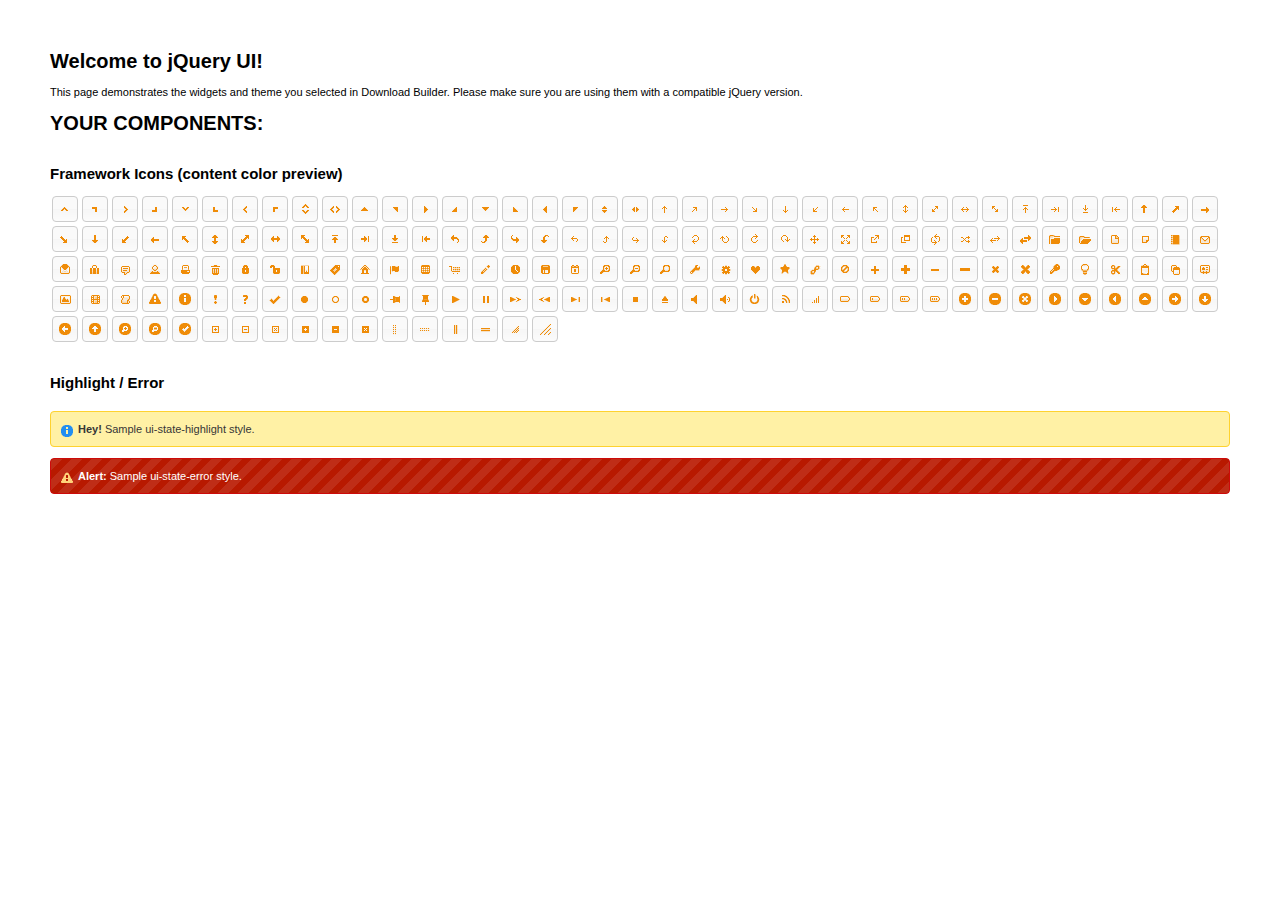
<file: hogehoge24/js/jquery-ui-dialog/index.html>
<!doctype html>
<html lang="us">
<head>
	<meta charset="utf-8">
	<title>jQuery UI Example Page</title>
	<link href="jquery-ui.css" rel="stylesheet">
	<style>
	body{
		font: 62.5% "Trebuchet MS", sans-serif;
		margin: 50px;
	}
	.demoHeaders {
		margin-top: 2em;
	}
	#dialog-link {
		padding: .4em 1em .4em 20px;
		text-decoration: none;
		position: relative;
	}
	#dialog-link span.ui-icon {
		margin: 0 5px 0 0;
		position: absolute;
		left: .2em;
		top: 50%;
		margin-top: -8px;
	}
	#icons {
		margin: 0;
		padding: 0;
	}
	#icons li {
		margin: 2px;
		position: relative;
		padding: 4px 0;
		cursor: pointer;
		float: left;
		list-style: none;
	}
	#icons span.ui-icon {
		float: left;
		margin: 0 4px;
	}
	.fakewindowcontain .ui-widget-overlay {
		position: absolute;
	}
	select {
		width: 200px;
	}
	</style>
</head>
<body>

<h1>Welcome to jQuery UI!</h1>

<div class="ui-widget">
	<p>This page demonstrates the widgets and theme you selected in Download Builder. Please make sure you are using them with a compatible jQuery version.</p>
</div>

<h1>YOUR COMPONENTS:</h1>












<h2 class="demoHeaders">Framework Icons (content color preview)</h2>
<ul id="icons" class="ui-widget ui-helper-clearfix">
	<li class="ui-state-default ui-corner-all" title=".ui-icon-carat-1-n"><span class="ui-icon ui-icon-carat-1-n"></span></li>
	<li class="ui-state-default ui-corner-all" title=".ui-icon-carat-1-ne"><span class="ui-icon ui-icon-carat-1-ne"></span></li>
	<li class="ui-state-default ui-corner-all" title=".ui-icon-carat-1-e"><span class="ui-icon ui-icon-carat-1-e"></span></li>
	<li class="ui-state-default ui-corner-all" title=".ui-icon-carat-1-se"><span class="ui-icon ui-icon-carat-1-se"></span></li>
	<li class="ui-state-default ui-corner-all" title=".ui-icon-carat-1-s"><span class="ui-icon ui-icon-carat-1-s"></span></li>
	<li class="ui-state-default ui-corner-all" title=".ui-icon-carat-1-sw"><span class="ui-icon ui-icon-carat-1-sw"></span></li>
	<li class="ui-state-default ui-corner-all" title=".ui-icon-carat-1-w"><span class="ui-icon ui-icon-carat-1-w"></span></li>
	<li class="ui-state-default ui-corner-all" title=".ui-icon-carat-1-nw"><span class="ui-icon ui-icon-carat-1-nw"></span></li>
	<li class="ui-state-default ui-corner-all" title=".ui-icon-carat-2-n-s"><span class="ui-icon ui-icon-carat-2-n-s"></span></li>
	<li class="ui-state-default ui-corner-all" title=".ui-icon-carat-2-e-w"><span class="ui-icon ui-icon-carat-2-e-w"></span></li>
	<li class="ui-state-default ui-corner-all" title=".ui-icon-triangle-1-n"><span class="ui-icon ui-icon-triangle-1-n"></span></li>
	<li class="ui-state-default ui-corner-all" title=".ui-icon-triangle-1-ne"><span class="ui-icon ui-icon-triangle-1-ne"></span></li>
	<li class="ui-state-default ui-corner-all" title=".ui-icon-triangle-1-e"><span class="ui-icon ui-icon-triangle-1-e"></span></li>
	<li class="ui-state-default ui-corner-all" title=".ui-icon-triangle-1-se"><span class="ui-icon ui-icon-triangle-1-se"></span></li>
	<li class="ui-state-default ui-corner-all" title=".ui-icon-triangle-1-s"><span class="ui-icon ui-icon-triangle-1-s"></span></li>
	<li class="ui-state-default ui-corner-all" title=".ui-icon-triangle-1-sw"><span class="ui-icon ui-icon-triangle-1-sw"></span></li>
	<li class="ui-state-default ui-corner-all" title=".ui-icon-triangle-1-w"><span class="ui-icon ui-icon-triangle-1-w"></span></li>
	<li class="ui-state-default ui-corner-all" title=".ui-icon-triangle-1-nw"><span class="ui-icon ui-icon-triangle-1-nw"></span></li>
	<li class="ui-state-default ui-corner-all" title=".ui-icon-triangle-2-n-s"><span class="ui-icon ui-icon-triangle-2-n-s"></span></li>
	<li class="ui-state-default ui-corner-all" title=".ui-icon-triangle-2-e-w"><span class="ui-icon ui-icon-triangle-2-e-w"></span></li>
	<li class="ui-state-default ui-corner-all" title=".ui-icon-arrow-1-n"><span class="ui-icon ui-icon-arrow-1-n"></span></li>
	<li class="ui-state-default ui-corner-all" title=".ui-icon-arrow-1-ne"><span class="ui-icon ui-icon-arrow-1-ne"></span></li>
	<li class="ui-state-default ui-corner-all" title=".ui-icon-arrow-1-e"><span class="ui-icon ui-icon-arrow-1-e"></span></li>
	<li class="ui-state-default ui-corner-all" title=".ui-icon-arrow-1-se"><span class="ui-icon ui-icon-arrow-1-se"></span></li>
	<li class="ui-state-default ui-corner-all" title=".ui-icon-arrow-1-s"><span class="ui-icon ui-icon-arrow-1-s"></span></li>
	<li class="ui-state-default ui-corner-all" title=".ui-icon-arrow-1-sw"><span class="ui-icon ui-icon-arrow-1-sw"></span></li>
	<li class="ui-state-default ui-corner-all" title=".ui-icon-arrow-1-w"><span class="ui-icon ui-icon-arrow-1-w"></span></li>
	<li class="ui-state-default ui-corner-all" title=".ui-icon-arrow-1-nw"><span class="ui-icon ui-icon-arrow-1-nw"></span></li>
	<li class="ui-state-default ui-corner-all" title=".ui-icon-arrow-2-n-s"><span class="ui-icon ui-icon-arrow-2-n-s"></span></li>
	<li class="ui-state-default ui-corner-all" title=".ui-icon-arrow-2-ne-sw"><span class="ui-icon ui-icon-arrow-2-ne-sw"></span></li>
	<li class="ui-state-default ui-corner-all" title=".ui-icon-arrow-2-e-w"><span class="ui-icon ui-icon-arrow-2-e-w"></span></li>
	<li class="ui-state-default ui-corner-all" title=".ui-icon-arrow-2-se-nw"><span class="ui-icon ui-icon-arrow-2-se-nw"></span></li>
	<li class="ui-state-default ui-corner-all" title=".ui-icon-arrowstop-1-n"><span class="ui-icon ui-icon-arrowstop-1-n"></span></li>
	<li class="ui-state-default ui-corner-all" title=".ui-icon-arrowstop-1-e"><span class="ui-icon ui-icon-arrowstop-1-e"></span></li>
	<li class="ui-state-default ui-corner-all" title=".ui-icon-arrowstop-1-s"><span class="ui-icon ui-icon-arrowstop-1-s"></span></li>
	<li class="ui-state-default ui-corner-all" title=".ui-icon-arrowstop-1-w"><span class="ui-icon ui-icon-arrowstop-1-w"></span></li>
	<li class="ui-state-default ui-corner-all" title=".ui-icon-arrowthick-1-n"><span class="ui-icon ui-icon-arrowthick-1-n"></span></li>
	<li class="ui-state-default ui-corner-all" title=".ui-icon-arrowthick-1-ne"><span class="ui-icon ui-icon-arrowthick-1-ne"></span></li>
	<li class="ui-state-default ui-corner-all" title=".ui-icon-arrowthick-1-e"><span class="ui-icon ui-icon-arrowthick-1-e"></span></li>
	<li class="ui-state-default ui-corner-all" title=".ui-icon-arrowthick-1-se"><span class="ui-icon ui-icon-arrowthick-1-se"></span></li>
	<li class="ui-state-default ui-corner-all" title=".ui-icon-arrowthick-1-s"><span class="ui-icon ui-icon-arrowthick-1-s"></span></li>
	<li class="ui-state-default ui-corner-all" title=".ui-icon-arrowthick-1-sw"><span class="ui-icon ui-icon-arrowthick-1-sw"></span></li>
	<li class="ui-state-default ui-corner-all" title=".ui-icon-arrowthick-1-w"><span class="ui-icon ui-icon-arrowthick-1-w"></span></li>
	<li class="ui-state-default ui-corner-all" title=".ui-icon-arrowthick-1-nw"><span class="ui-icon ui-icon-arrowthick-1-nw"></span></li>
	<li class="ui-state-default ui-corner-all" title=".ui-icon-arrowthick-2-n-s"><span class="ui-icon ui-icon-arrowthick-2-n-s"></span></li>
	<li class="ui-state-default ui-corner-all" title=".ui-icon-arrowthick-2-ne-sw"><span class="ui-icon ui-icon-arrowthick-2-ne-sw"></span></li>
	<li class="ui-state-default ui-corner-all" title=".ui-icon-arrowthick-2-e-w"><span class="ui-icon ui-icon-arrowthick-2-e-w"></span></li>
	<li class="ui-state-default ui-corner-all" title=".ui-icon-arrowthick-2-se-nw"><span class="ui-icon ui-icon-arrowthick-2-se-nw"></span></li>
	<li class="ui-state-default ui-corner-all" title=".ui-icon-arrowthickstop-1-n"><span class="ui-icon ui-icon-arrowthickstop-1-n"></span></li>
	<li class="ui-state-default ui-corner-all" title=".ui-icon-arrowthickstop-1-e"><span class="ui-icon ui-icon-arrowthickstop-1-e"></span></li>
	<li class="ui-state-default ui-corner-all" title=".ui-icon-arrowthickstop-1-s"><span class="ui-icon ui-icon-arrowthickstop-1-s"></span></li>
	<li class="ui-state-default ui-corner-all" title=".ui-icon-arrowthickstop-1-w"><span class="ui-icon ui-icon-arrowthickstop-1-w"></span></li>
	<li class="ui-state-default ui-corner-all" title=".ui-icon-arrowreturnthick-1-w"><span class="ui-icon ui-icon-arrowreturnthick-1-w"></span></li>
	<li class="ui-state-default ui-corner-all" title=".ui-icon-arrowreturnthick-1-n"><span class="ui-icon ui-icon-arrowreturnthick-1-n"></span></li>
	<li class="ui-state-default ui-corner-all" title=".ui-icon-arrowreturnthick-1-e"><span class="ui-icon ui-icon-arrowreturnthick-1-e"></span></li>
	<li class="ui-state-default ui-corner-all" title=".ui-icon-arrowreturnthick-1-s"><span class="ui-icon ui-icon-arrowreturnthick-1-s"></span></li>
	<li class="ui-state-default ui-corner-all" title=".ui-icon-arrowreturn-1-w"><span class="ui-icon ui-icon-arrowreturn-1-w"></span></li>
	<li class="ui-state-default ui-corner-all" title=".ui-icon-arrowreturn-1-n"><span class="ui-icon ui-icon-arrowreturn-1-n"></span></li>
	<li class="ui-state-default ui-corner-all" title=".ui-icon-arrowreturn-1-e"><span class="ui-icon ui-icon-arrowreturn-1-e"></span></li>
	<li class="ui-state-default ui-corner-all" title=".ui-icon-arrowreturn-1-s"><span class="ui-icon ui-icon-arrowreturn-1-s"></span></li>
	<li class="ui-state-default ui-corner-all" title=".ui-icon-arrowrefresh-1-w"><span class="ui-icon ui-icon-arrowrefresh-1-w"></span></li>
	<li class="ui-state-default ui-corner-all" title=".ui-icon-arrowrefresh-1-n"><span class="ui-icon ui-icon-arrowrefresh-1-n"></span></li>
	<li class="ui-state-default ui-corner-all" title=".ui-icon-arrowrefresh-1-e"><span class="ui-icon ui-icon-arrowrefresh-1-e"></span></li>
	<li class="ui-state-default ui-corner-all" title=".ui-icon-arrowrefresh-1-s"><span class="ui-icon ui-icon-arrowrefresh-1-s"></span></li>
	<li class="ui-state-default ui-corner-all" title=".ui-icon-arrow-4"><span class="ui-icon ui-icon-arrow-4"></span></li>
	<li class="ui-state-default ui-corner-all" title=".ui-icon-arrow-4-diag"><span class="ui-icon ui-icon-arrow-4-diag"></span></li>
	<li class="ui-state-default ui-corner-all" title=".ui-icon-extlink"><span class="ui-icon ui-icon-extlink"></span></li>
	<li class="ui-state-default ui-corner-all" title=".ui-icon-newwin"><span class="ui-icon ui-icon-newwin"></span></li>
	<li class="ui-state-default ui-corner-all" title=".ui-icon-refresh"><span class="ui-icon ui-icon-refresh"></span></li>
	<li class="ui-state-default ui-corner-all" title=".ui-icon-shuffle"><span class="ui-icon ui-icon-shuffle"></span></li>
	<li class="ui-state-default ui-corner-all" title=".ui-icon-transfer-e-w"><span class="ui-icon ui-icon-transfer-e-w"></span></li>
	<li class="ui-state-default ui-corner-all" title=".ui-icon-transferthick-e-w"><span class="ui-icon ui-icon-transferthick-e-w"></span></li>
	<li class="ui-state-default ui-corner-all" title=".ui-icon-folder-collapsed"><span class="ui-icon ui-icon-folder-collapsed"></span></li>
	<li class="ui-state-default ui-corner-all" title=".ui-icon-folder-open"><span class="ui-icon ui-icon-folder-open"></span></li>
	<li class="ui-state-default ui-corner-all" title=".ui-icon-document"><span class="ui-icon ui-icon-document"></span></li>
	<li class="ui-state-default ui-corner-all" title=".ui-icon-document-b"><span class="ui-icon ui-icon-document-b"></span></li>
	<li class="ui-state-default ui-corner-all" title=".ui-icon-note"><span class="ui-icon ui-icon-note"></span></li>
	<li class="ui-state-default ui-corner-all" title=".ui-icon-mail-closed"><span class="ui-icon ui-icon-mail-closed"></span></li>
	<li class="ui-state-default ui-corner-all" title=".ui-icon-mail-open"><span class="ui-icon ui-icon-mail-open"></span></li>
	<li class="ui-state-default ui-corner-all" title=".ui-icon-suitcase"><span class="ui-icon ui-icon-suitcase"></span></li>
	<li class="ui-state-default ui-corner-all" title=".ui-icon-comment"><span class="ui-icon ui-icon-comment"></span></li>
	<li class="ui-state-default ui-corner-all" title=".ui-icon-person"><span class="ui-icon ui-icon-person"></span></li>
	<li class="ui-state-default ui-corner-all" title=".ui-icon-print"><span class="ui-icon ui-icon-print"></span></li>
	<li class="ui-state-default ui-corner-all" title=".ui-icon-trash"><span class="ui-icon ui-icon-trash"></span></li>
	<li class="ui-state-default ui-corner-all" title=".ui-icon-locked"><span class="ui-icon ui-icon-locked"></span></li>
	<li class="ui-state-default ui-corner-all" title=".ui-icon-unlocked"><span class="ui-icon ui-icon-unlocked"></span></li>
	<li class="ui-state-default ui-corner-all" title=".ui-icon-bookmark"><span class="ui-icon ui-icon-bookmark"></span></li>
	<li class="ui-state-default ui-corner-all" title=".ui-icon-tag"><span class="ui-icon ui-icon-tag"></span></li>
	<li class="ui-state-default ui-corner-all" title=".ui-icon-home"><span class="ui-icon ui-icon-home"></span></li>
	<li class="ui-state-default ui-corner-all" title=".ui-icon-flag"><span class="ui-icon ui-icon-flag"></span></li>
	<li class="ui-state-default ui-corner-all" title=".ui-icon-calculator"><span class="ui-icon ui-icon-calculator"></span></li>
	<li class="ui-state-default ui-corner-all" title=".ui-icon-cart"><span class="ui-icon ui-icon-cart"></span></li>
	<li class="ui-state-default ui-corner-all" title=".ui-icon-pencil"><span class="ui-icon ui-icon-pencil"></span></li>
	<li class="ui-state-default ui-corner-all" title=".ui-icon-clock"><span class="ui-icon ui-icon-clock"></span></li>
	<li class="ui-state-default ui-corner-all" title=".ui-icon-disk"><span class="ui-icon ui-icon-disk"></span></li>
	<li class="ui-state-default ui-corner-all" title=".ui-icon-calendar"><span class="ui-icon ui-icon-calendar"></span></li>
	<li class="ui-state-default ui-corner-all" title=".ui-icon-zoomin"><span class="ui-icon ui-icon-zoomin"></span></li>
	<li class="ui-state-default ui-corner-all" title=".ui-icon-zoomout"><span class="ui-icon ui-icon-zoomout"></span></li>
	<li class="ui-state-default ui-corner-all" title=".ui-icon-search"><span class="ui-icon ui-icon-search"></span></li>
	<li class="ui-state-default ui-corner-all" title=".ui-icon-wrench"><span class="ui-icon ui-icon-wrench"></span></li>
	<li class="ui-state-default ui-corner-all" title=".ui-icon-gear"><span class="ui-icon ui-icon-gear"></span></li>
	<li class="ui-state-default ui-corner-all" title=".ui-icon-heart"><span class="ui-icon ui-icon-heart"></span></li>
	<li class="ui-state-default ui-corner-all" title=".ui-icon-star"><span class="ui-icon ui-icon-star"></span></li>
	<li class="ui-state-default ui-corner-all" title=".ui-icon-link"><span class="ui-icon ui-icon-link"></span></li>
	<li class="ui-state-default ui-corner-all" title=".ui-icon-cancel"><span class="ui-icon ui-icon-cancel"></span></li>
	<li class="ui-state-default ui-corner-all" title=".ui-icon-plus"><span class="ui-icon ui-icon-plus"></span></li>
	<li class="ui-state-default ui-corner-all" title=".ui-icon-plusthick"><span class="ui-icon ui-icon-plusthick"></span></li>
	<li class="ui-state-default ui-corner-all" title=".ui-icon-minus"><span class="ui-icon ui-icon-minus"></span></li>
	<li class="ui-state-default ui-corner-all" title=".ui-icon-minusthick"><span class="ui-icon ui-icon-minusthick"></span></li>
	<li class="ui-state-default ui-corner-all" title=".ui-icon-close"><span class="ui-icon ui-icon-close"></span></li>
	<li class="ui-state-default ui-corner-all" title=".ui-icon-closethick"><span class="ui-icon ui-icon-closethick"></span></li>
	<li class="ui-state-default ui-corner-all" title=".ui-icon-key"><span class="ui-icon ui-icon-key"></span></li>
	<li class="ui-state-default ui-corner-all" title=".ui-icon-lightbulb"><span class="ui-icon ui-icon-lightbulb"></span></li>
	<li class="ui-state-default ui-corner-all" title=".ui-icon-scissors"><span class="ui-icon ui-icon-scissors"></span></li>
	<li class="ui-state-default ui-corner-all" title=".ui-icon-clipboard"><span class="ui-icon ui-icon-clipboard"></span></li>
	<li class="ui-state-default ui-corner-all" title=".ui-icon-copy"><span class="ui-icon ui-icon-copy"></span></li>
	<li class="ui-state-default ui-corner-all" title=".ui-icon-contact"><span class="ui-icon ui-icon-contact"></span></li>
	<li class="ui-state-default ui-corner-all" title=".ui-icon-image"><span class="ui-icon ui-icon-image"></span></li>
	<li class="ui-state-default ui-corner-all" title=".ui-icon-video"><span class="ui-icon ui-icon-video"></span></li>
	<li class="ui-state-default ui-corner-all" title=".ui-icon-script"><span class="ui-icon ui-icon-script"></span></li>
	<li class="ui-state-default ui-corner-all" title=".ui-icon-alert"><span class="ui-icon ui-icon-alert"></span></li>
	<li class="ui-state-default ui-corner-all" title=".ui-icon-info"><span class="ui-icon ui-icon-info"></span></li>
	<li class="ui-state-default ui-corner-all" title=".ui-icon-notice"><span class="ui-icon ui-icon-notice"></span></li>
	<li class="ui-state-default ui-corner-all" title=".ui-icon-help"><span class="ui-icon ui-icon-help"></span></li>
	<li class="ui-state-default ui-corner-all" title=".ui-icon-check"><span class="ui-icon ui-icon-check"></span></li>
	<li class="ui-state-default ui-corner-all" title=".ui-icon-bullet"><span class="ui-icon ui-icon-bullet"></span></li>
	<li class="ui-state-default ui-corner-all" title=".ui-icon-radio-off"><span class="ui-icon ui-icon-radio-off"></span></li>
	<li class="ui-state-default ui-corner-all" title=".ui-icon-radio-on"><span class="ui-icon ui-icon-radio-on"></span></li>
	<li class="ui-state-default ui-corner-all" title=".ui-icon-pin-w"><span class="ui-icon ui-icon-pin-w"></span></li>
	<li class="ui-state-default ui-corner-all" title=".ui-icon-pin-s"><span class="ui-icon ui-icon-pin-s"></span></li>
	<li class="ui-state-default ui-corner-all" title=".ui-icon-play"><span class="ui-icon ui-icon-play"></span></li>
	<li class="ui-state-default ui-corner-all" title=".ui-icon-pause"><span class="ui-icon ui-icon-pause"></span></li>
	<li class="ui-state-default ui-corner-all" title=".ui-icon-seek-next"><span class="ui-icon ui-icon-seek-next"></span></li>
	<li class="ui-state-default ui-corner-all" title=".ui-icon-seek-prev"><span class="ui-icon ui-icon-seek-prev"></span></li>
	<li class="ui-state-default ui-corner-all" title=".ui-icon-seek-end"><span class="ui-icon ui-icon-seek-end"></span></li>
	<li class="ui-state-default ui-corner-all" title=".ui-icon-seek-first"><span class="ui-icon ui-icon-seek-first"></span></li>
	<li class="ui-state-default ui-corner-all" title=".ui-icon-stop"><span class="ui-icon ui-icon-stop"></span></li>
	<li class="ui-state-default ui-corner-all" title=".ui-icon-eject"><span class="ui-icon ui-icon-eject"></span></li>
	<li class="ui-state-default ui-corner-all" title=".ui-icon-volume-off"><span class="ui-icon ui-icon-volume-off"></span></li>
	<li class="ui-state-default ui-corner-all" title=".ui-icon-volume-on"><span class="ui-icon ui-icon-volume-on"></span></li>
	<li class="ui-state-default ui-corner-all" title=".ui-icon-power"><span class="ui-icon ui-icon-power"></span></li>
	<li class="ui-state-default ui-corner-all" title=".ui-icon-signal-diag"><span class="ui-icon ui-icon-signal-diag"></span></li>
	<li class="ui-state-default ui-corner-all" title=".ui-icon-signal"><span class="ui-icon ui-icon-signal"></span></li>
	<li class="ui-state-default ui-corner-all" title=".ui-icon-battery-0"><span class="ui-icon ui-icon-battery-0"></span></li>
	<li class="ui-state-default ui-corner-all" title=".ui-icon-battery-1"><span class="ui-icon ui-icon-battery-1"></span></li>
	<li class="ui-state-default ui-corner-all" title=".ui-icon-battery-2"><span class="ui-icon ui-icon-battery-2"></span></li>
	<li class="ui-state-default ui-corner-all" title=".ui-icon-battery-3"><span class="ui-icon ui-icon-battery-3"></span></li>
	<li class="ui-state-default ui-corner-all" title=".ui-icon-circle-plus"><span class="ui-icon ui-icon-circle-plus"></span></li>
	<li class="ui-state-default ui-corner-all" title=".ui-icon-circle-minus"><span class="ui-icon ui-icon-circle-minus"></span></li>
	<li class="ui-state-default ui-corner-all" title=".ui-icon-circle-close"><span class="ui-icon ui-icon-circle-close"></span></li>
	<li class="ui-state-default ui-corner-all" title=".ui-icon-circle-triangle-e"><span class="ui-icon ui-icon-circle-triangle-e"></span></li>
	<li class="ui-state-default ui-corner-all" title=".ui-icon-circle-triangle-s"><span class="ui-icon ui-icon-circle-triangle-s"></span></li>
	<li class="ui-state-default ui-corner-all" title=".ui-icon-circle-triangle-w"><span class="ui-icon ui-icon-circle-triangle-w"></span></li>
	<li class="ui-state-default ui-corner-all" title=".ui-icon-circle-triangle-n"><span class="ui-icon ui-icon-circle-triangle-n"></span></li>
	<li class="ui-state-default ui-corner-all" title=".ui-icon-circle-arrow-e"><span class="ui-icon ui-icon-circle-arrow-e"></span></li>
	<li class="ui-state-default ui-corner-all" title=".ui-icon-circle-arrow-s"><span class="ui-icon ui-icon-circle-arrow-s"></span></li>
	<li class="ui-state-default ui-corner-all" title=".ui-icon-circle-arrow-w"><span class="ui-icon ui-icon-circle-arrow-w"></span></li>
	<li class="ui-state-default ui-corner-all" title=".ui-icon-circle-arrow-n"><span class="ui-icon ui-icon-circle-arrow-n"></span></li>
	<li class="ui-state-default ui-corner-all" title=".ui-icon-circle-zoomin"><span class="ui-icon ui-icon-circle-zoomin"></span></li>
	<li class="ui-state-default ui-corner-all" title=".ui-icon-circle-zoomout"><span class="ui-icon ui-icon-circle-zoomout"></span></li>
	<li class="ui-state-default ui-corner-all" title=".ui-icon-circle-check"><span class="ui-icon ui-icon-circle-check"></span></li>
	<li class="ui-state-default ui-corner-all" title=".ui-icon-circlesmall-plus"><span class="ui-icon ui-icon-circlesmall-plus"></span></li>
	<li class="ui-state-default ui-corner-all" title=".ui-icon-circlesmall-minus"><span class="ui-icon ui-icon-circlesmall-minus"></span></li>
	<li class="ui-state-default ui-corner-all" title=".ui-icon-circlesmall-close"><span class="ui-icon ui-icon-circlesmall-close"></span></li>
	<li class="ui-state-default ui-corner-all" title=".ui-icon-squaresmall-plus"><span class="ui-icon ui-icon-squaresmall-plus"></span></li>
	<li class="ui-state-default ui-corner-all" title=".ui-icon-squaresmall-minus"><span class="ui-icon ui-icon-squaresmall-minus"></span></li>
	<li class="ui-state-default ui-corner-all" title=".ui-icon-squaresmall-close"><span class="ui-icon ui-icon-squaresmall-close"></span></li>
	<li class="ui-state-default ui-corner-all" title=".ui-icon-grip-dotted-vertical"><span class="ui-icon ui-icon-grip-dotted-vertical"></span></li>
	<li class="ui-state-default ui-corner-all" title=".ui-icon-grip-dotted-horizontal"><span class="ui-icon ui-icon-grip-dotted-horizontal"></span></li>
	<li class="ui-state-default ui-corner-all" title=".ui-icon-grip-solid-vertical"><span class="ui-icon ui-icon-grip-solid-vertical"></span></li>
	<li class="ui-state-default ui-corner-all" title=".ui-icon-grip-solid-horizontal"><span class="ui-icon ui-icon-grip-solid-horizontal"></span></li>
	<li class="ui-state-default ui-corner-all" title=".ui-icon-gripsmall-diagonal-se"><span class="ui-icon ui-icon-gripsmall-diagonal-se"></span></li>
	<li class="ui-state-default ui-corner-all" title=".ui-icon-grip-diagonal-se"><span class="ui-icon ui-icon-grip-diagonal-se"></span></li>
</ul>















<!-- Highlight / Error -->
<h2 class="demoHeaders">Highlight / Error</h2>
<div class="ui-widget">
	<div class="ui-state-highlight ui-corner-all" style="margin-top: 20px; padding: 0 .7em;">
		<p><span class="ui-icon ui-icon-info" style="float: left; margin-right: .3em;"></span>
		<strong>Hey!</strong> Sample ui-state-highlight style.</p>
	</div>
</div>
<br>
<div class="ui-widget">
	<div class="ui-state-error ui-corner-all" style="padding: 0 .7em;">
		<p><span class="ui-icon ui-icon-alert" style="float: left; margin-right: .3em;"></span>
		<strong>Alert:</strong> Sample ui-state-error style.</p>
	</div>
</div>

<script src="external/jquery/jquery.js"></script>
<script src="jquery-ui.js"></script>
<script>
























// Hover states on the static widgets
$( "#dialog-link, #icons li" ).hover(
	function() {
		$( this ).addClass( "ui-state-hover" );
	},
	function() {
		$( this ).removeClass( "ui-state-hover" );
	}
);
</script>
</body>
</html>
</file>
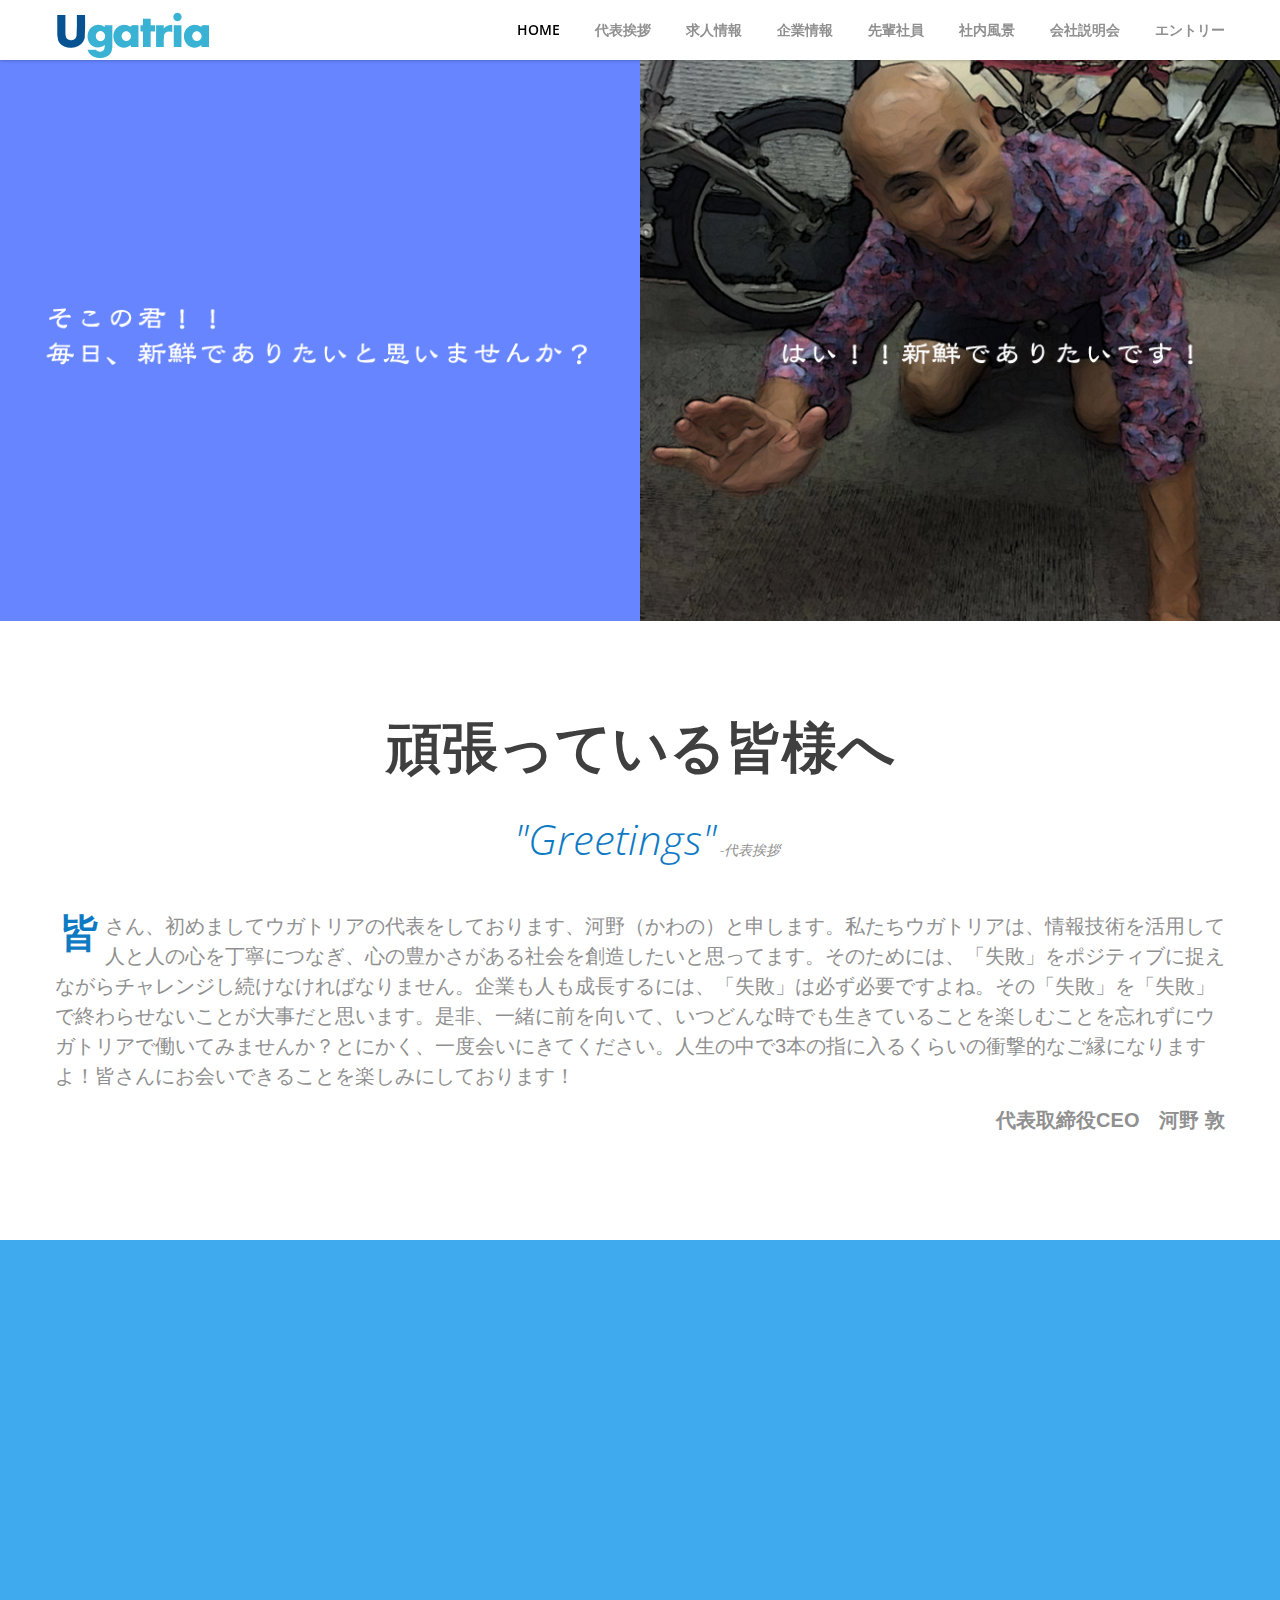
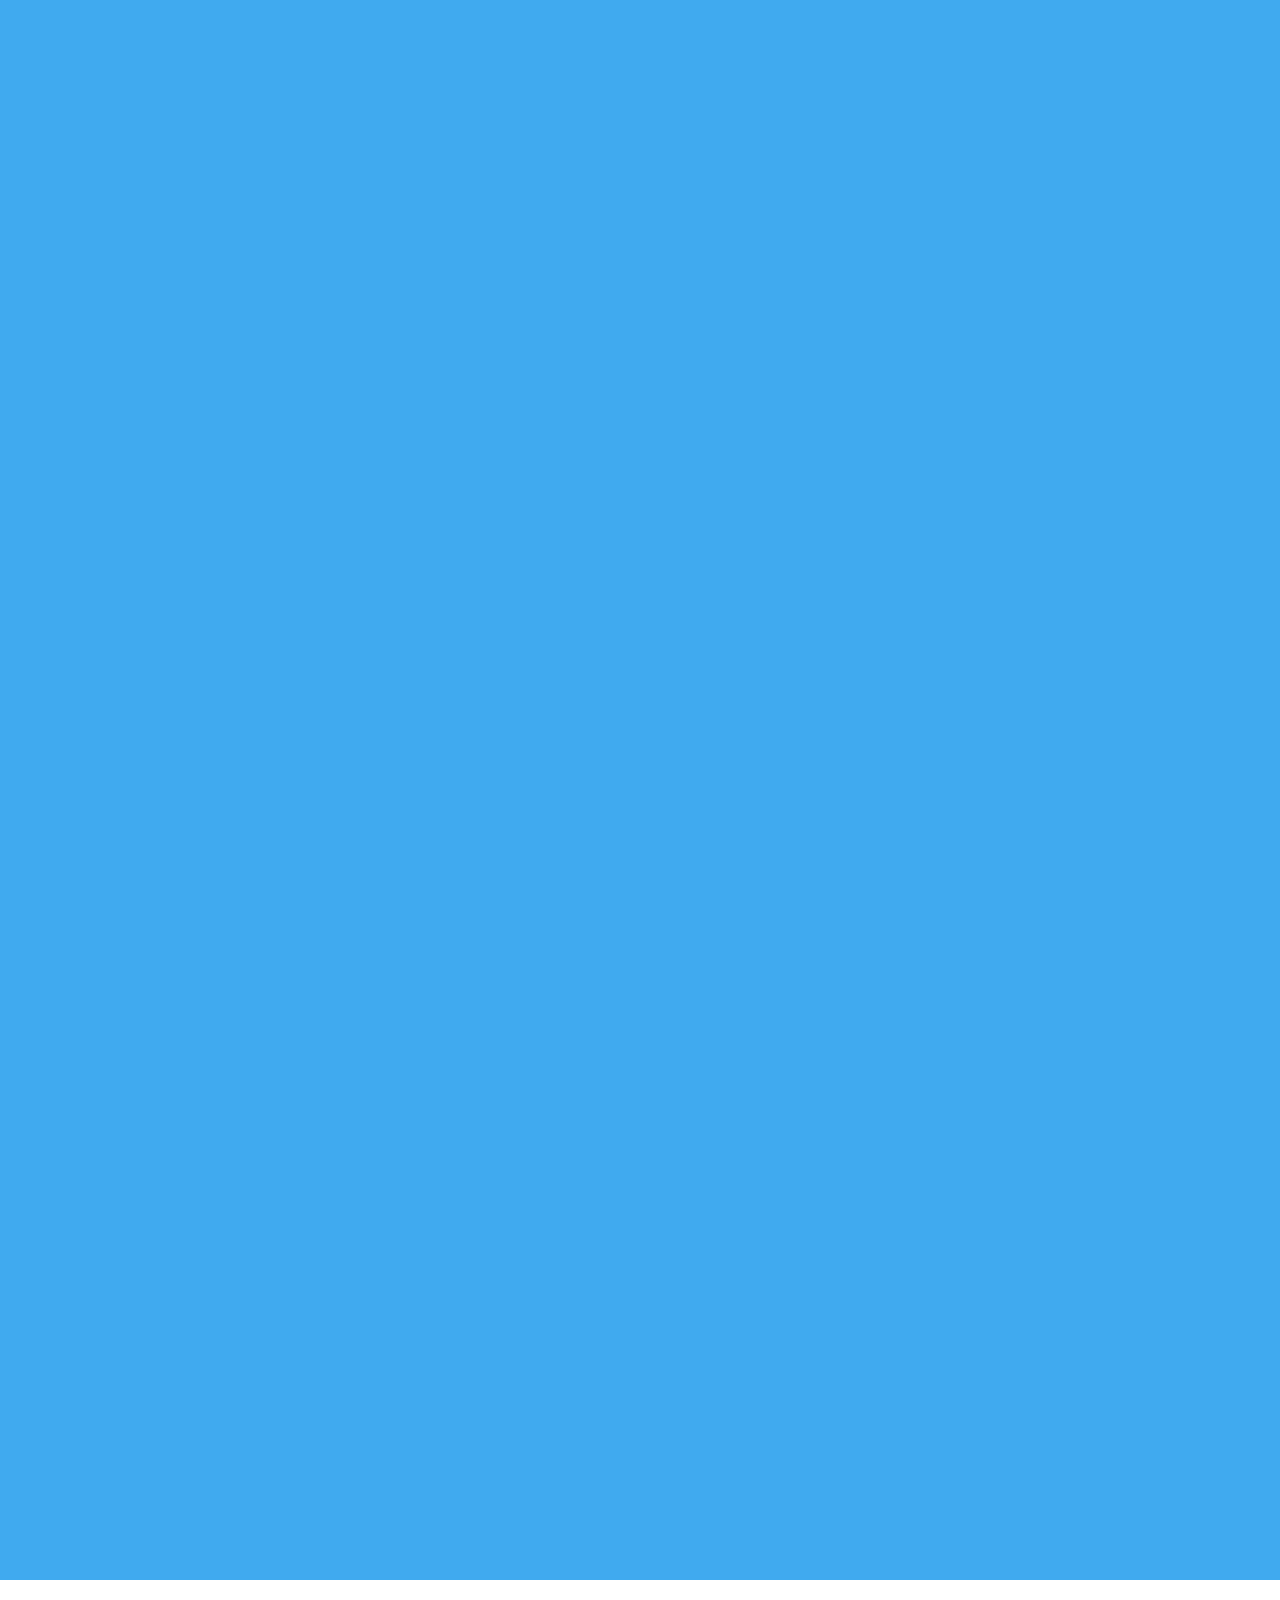
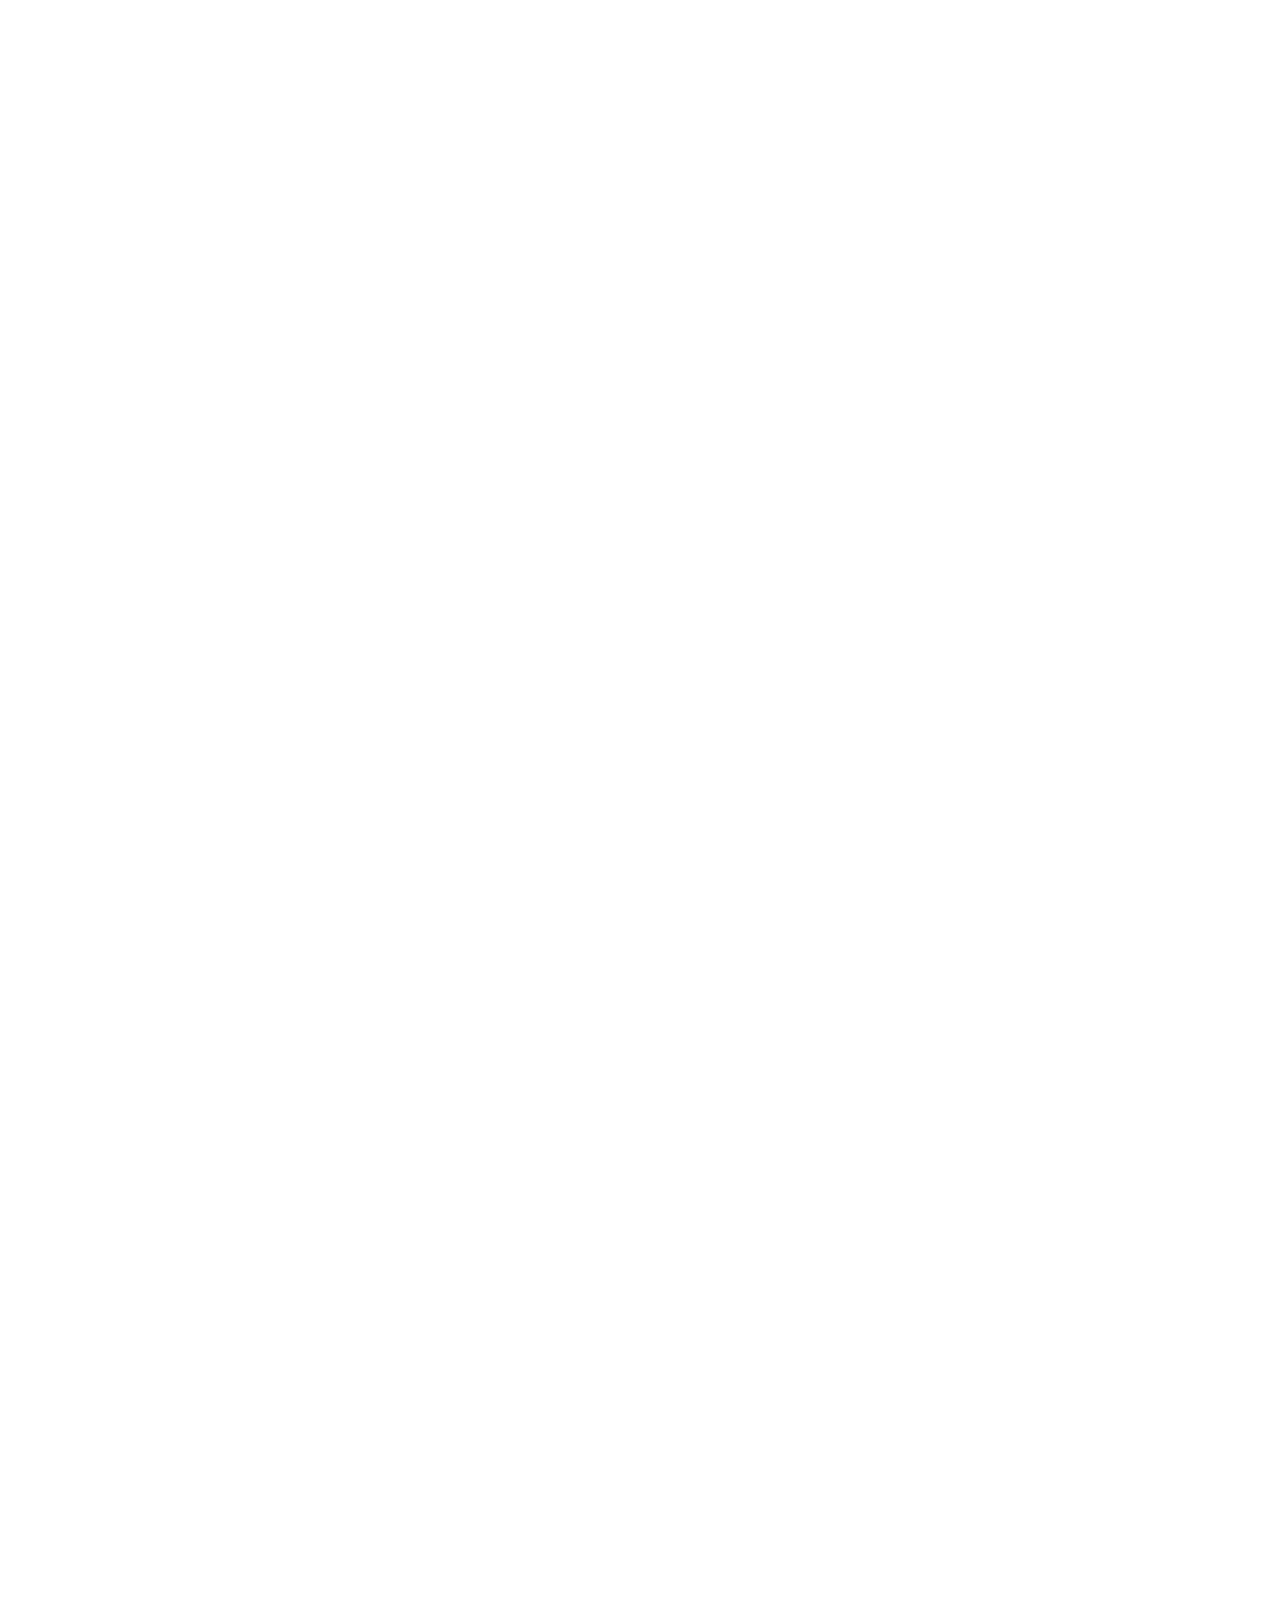
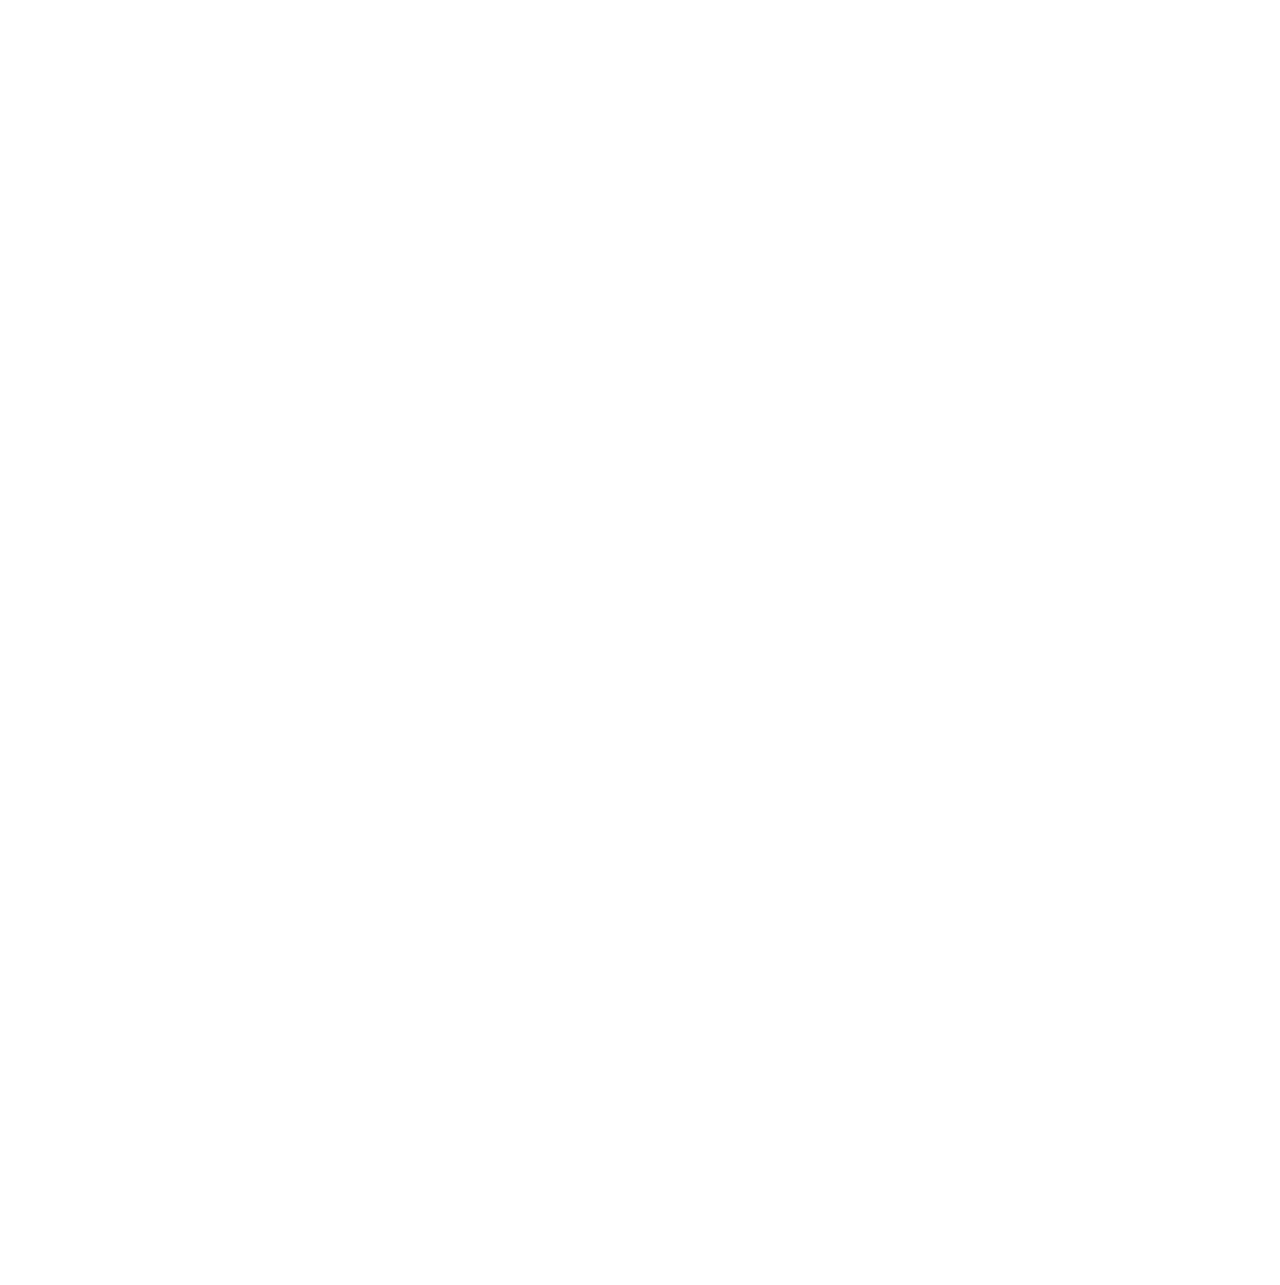
<file: hogehoge24/index_2.html>
<!DOCTYPE html>
<!--[if lt IE 7 ]><html class="ie ie6" lang="en"> <![endif]-->
<!--[if IE 7 ]><html class="ie ie7" lang="en"> <![endif]-->
<!--[if IE 8 ]><html class="ie ie8" lang="en"> <![endif]-->
<!--[if (gte IE 9)|!(IE)]><!--><html lang="en"> <!--<![endif]-->
<head>
  <meta http-equiv="content-type" content="text/html; charset=UTF-8">
  <meta charset="utf-8">
  <title> Atolo - Responsive Single Page Template</title>

  <meta name="viewport" content="width=device-width, initial-scale=1.0">

  <link rel="stylesheet" href="css/bootstrap.css" type="text/css" media="screen">
  <link rel="stylesheet" href="css/bootstrap-responsive.css"  type="text/css" media="screen">
  <link rel="stylesheet" href="style.css" type="text/css" media="screen">
  <link rel="stylesheet" href="css/colors.css" type="text/css" media="screen" />
  <link rel="stylesheet" href="js/prettyphoto/css/prettyPhoto.css"  type="text/css" media="all" />
  <link rel="stylesheet" href="css/add.css" type="text/css" media="all" />
  <link rel="stylesheet" href="js/jquery-ui-dialog/jquery-ui.min.css" type="text/css" media="all" />
  <link rel="stylesheet" href="js/wow/css/libs/animate.css" type="text/css" media="all" />
  <link rel="stylesheet" href="js/ed-lea-jquery-collagePlus/css/transitions.css" type="text/css" media="all" />

  <!-- HTML5 shim, for IE6-8 support of HTML5 elements -->
    <!--[if lt IE 9]>
      <script src="http://html5shim.googlecode.com/svn/trunk/html5.js"></script>
      <![endif]-->

      <link href='http://fonts.googleapis.com/css?family=Open+Sans:300,300italic,400,600,800' rel='stylesheet' type='text/css' />

      <!-- Favicon -->
      <link rel="shortcut icon" href="images/favicon.ico">

	  <script type="text/javascript" src="js/jquery.js"></script>
	  <script type="text/javascript" src="js/jquery-ui.min.js"></script>
      <script type="text/javascript" src="js/bootstrap.min.js"></script>
      <script type="text/javascript" src="js/jquery.easing.min.js"></script>
      <script type="text/javascript" src="js/jquery.isotope.min.js"></script>
      <script type="text/javascript" src="js/jquery.flexslider.min.js"></script>
      <script type="text/javascript" src="js/jquery.form.js"></script>
      <script type="text/javascript" src="js/prettyphoto/js/jquery.prettyPhoto.js"></script>
      <script type="text/javascript" src="js/init.js"></script>
      <script type="text/javascript" src="js/wow/dist/wow.min.js"></script>
      <script type="text/javascript" src="js/ed-lea-jquery-collagePlus/js/jquery.collageCaption.min.js"></script>
      <script type="text/javascript" src="js/ed-lea-jquery-collagePlus/js/jquery.collagePlus.min.js"></script>
      <script type="text/javascript" src="js/ed-lea-jquery-collagePlus/js/jquery.removeWhitespace.min.js"></script>
      <script type="text/javascript" src="js/add.js"></script>

    </head>

    <body>
    
	<script type="text/javascript">
		wow = new WOW(
			{
				animateClass: 'animated',
				offset:       100
			}
		);
		wow.init();
		
		$(window).load(function () {
			$('.Collage').removeWhitespace().collagePlus();
		});

	/* グリッドレイアウト */
    // All images need to be loaded for this plugin to work so
    // we end up waiting for the whole window to load in this example
    $(window).load(function () {
        $(document).ready(function(){
            collage();
            $('.Collage').collageCaption();
        });
    });
    // Here we apply the actual CollagePlus plugin
    function collage() {
        $('.Collage').removeWhitespace().collagePlus(
            {
                'fadeSpeed'     : 2000,
                'targetHeight'  : 200
            }
        );
    };
    // This is just for the case that the browser window is resized
    var resizeTimer = null;
    $(window).bind('resize', function() {
        // hide all the images until we resize them
        $('.Collage .Image_Wrapper').css("opacity", 0);
        // set a timer to re-apply the plugin
        if (resizeTimer) clearTimeout(resizeTimer);
        resizeTimer = setTimeout(collage, 200);
    });
	</script>

     <div id="top" class="allC">

      <header class="top-header clearfix">

        <div class="container">
          <div class="row">
            <div class="span12">

             <div id="logo"><a href="#top"><img src="images/ugatria/ugatria.png" alt=""/></a></div>
             <ul id="menu-my-menu" class="menu">
				<li><a href="#top">HOME</a></li>
				<li><a href="#president">代表挨拶</a></li>
				<li><a href="#job_information">求人情報</a></li>
				<li><a href="#information">企業情報</a></li>
				<li><a href="#referral">先輩社員</a></li>
				<li><a href="#landscape">社内風景</a></li>
				<li><a href="#contact">会社説明会</a></li>
				<li><a href="http://www.ugatria.co.jp/entry.php">エントリー</a></li>
            </ul>
          </div>
        </div>
      </div>
    </header>

    <!--BEGIN SECTION HOME-->

    <section id="home" class="mutualWrap sectP">
      <div id="section" class="flexslider-home">
        <ul id="welcom" class="slides perspective inner">
         <li class="contents">
           <img src="images/ugatria/top.png" alt="" />
           <div class="flex-caption">
             <!-- div class="caption-block">
               <h1>Welcome to Ugatria</h1>
               <h4>このページはサンプルページです</h4>
             </div -->
           </div>
         </li>
       </ul>
     </div><!--end flexslider-->
   </section><!--end-home-->

   <!--END SECTION HOME-->

<!-- BEGIN SECTION PRESIDENT -->
<section id="president" class="mutualWrap sectP">
	<div class="container">
		<div class="row wow fadeInDown animated" data-wow-delay="0.2s">
			<div class="span12">
        <h2 class="section-title">頑張っている皆様へ</h2>
				<h3 id="blue" class="section-quote">"Greetings"<span> -代表挨拶</span></h3>
				<div class="row">
					<div class="span12 greetings">
						<p>
							<span id="blue" class="dropcap">皆</span>
								さん、初めましてウガトリアの代表をしております、河野（かわの）と申します。私たちウガトリアは、情報技術を活用して人と人の心を丁寧につなぎ、心の豊かさがある社会を創造したいと思ってます。そのためには、「失敗」をポジティブに捉えながらチャレンジし続けなければなりません。企業も人も成長するには、「失敗」は必ず必要ですよね。その「失敗」を「失敗」で終わらせないことが大事だと思います。是非、一緒に前を向いて、いつどんな時でも生きていることを楽しむことを忘れずにウガトリアで働いてみませんか？とにかく、一度会いにきてください。人生の中で3本の指に入るくらいの衝撃的なご縁になりますよ！皆さんにお会いできることを楽しみにしております！
            </p>
            <p style="text-align:right; font-weight:bold;">
                代表取締役CEO　河野 敦
						</p>
					</div><!--end span6-->
				</div><!--end row -->
			</div><!--end span12-->
		</div><!--end row -->
	</div><!--end container-->
</section>
<!-- END SECTION PRESIDENT -->

   <!--BEGIN SECTION ABOUT-->
   <section id="job_information" class="mutualWrap sectP">
    <div class="container">
      <div class="row">
        <div class="span12">
          <h2 class="section-title wow fadeInDown animated">求人情報</h2>

         <!--row TEAM -->

          <div class="row wow pulse animated">
            <div class="span12 post no-b">
              <div class="post-container">
                <h4 class="post-title no-b">
                  <div href="page-blog-single.html" style="color:white;">新卒採用</div>
                </h4>
                <div class="published no-b recruit">
					<ul>
						<li>  
							<span class="recruit_before">募集職種</span>
							<span class="recruit_after">プログラマ</span>
						</li>
						<li>
							<span class="recruit_before">募集目的</span>
							<span class="recruit_after">業務拡大のため、志ある同志を増やすため</span>
						</li>
						<li>
							<span class="recruit_before">仕事内容</span>
							<span class="recruit_after">企業向け業務システム、WEBシステム、</span>
						</li>
						<li>
							<span class="recruit_before">&nbsp;</span>
							<span class="recruit_after">タブレット向けアプリケーション開発</span>
						</li>
						<li>
							<span class="recruit_before">勤務地</span>
							<span class="recruit_after">本社</span>
						</li>
						<li>
							<span class="recruit_before">勤務時間</span>
							<span class="recruit_after">9:30〜18:30</span>
						</li>
						<li>
							<span class="recruit_before">賃金</span>
							<span class="recruit_after">専門卒 180,000円～200,000円</span>
						</li>
						<li>
							<span class="recruit_before">&nbsp;</span>
							<span class="recruit_after">大学卒 180,000円～220,000円</span>
						</li>
						<li>
							<span class="recruit_before">手当</span>
							<span class="recruit_after">通勤手当(上限30,000円)</span>
						</li>
						<li>
							<span class="recruit_before">雇用形態</span>
							<span class="recruit_after">正社員</span>
						</li>
						<li>
							<span class="recruit_before">応募資格</span>
							<span class="recruit_after">情報系の専門学校 または、短期大学、4年制大学を卒業予定の方</span>
						</li>
						<li>
							<span class="recruit_before">&nbsp;</span>
							<span class="recruit_after">経済産業省認定 基本情報技術者試験を取得されている方</span>
						</li>
						<li>
							<span class="recruit_before">休日</span>
							<span class="recruit_after">土日、祝日、年末年始、夏期休暇、有給休暇</span>
						</li>
						<li>
							<span class="recruit_before">研修制度</span>
							<span class="recruit_after">入社前研修(3ヵ月) -> 入社後研修(3ヵ月) -> OJT</span>
						</li>
					</ul>
                </div>
                <div class="read-more">
                  <a href="http://www.ugatria.co.jp/entry.php">エントリーする</a>
                </div>
              </div>
            </div><!--end post-->
          </div><!--end row-->
          <div class="row wow pulse animated">
            <div class="span12 post no-b">
              <div class="post-container">
                <h4 class="post-title no-b">
                  <div href="page-blog-single.html" style="color:white;">中途採用</div>
                </h4>
                <div class="published no-b recruit">
                  <ul>
						<li>  
							<span class="recruit_before">募集職種</span>
							<span class="recruit_after">プログラマ、システムエンジニア、プロジェクト補佐、WEBデザイナー</span>
						</li>
						<li>
							<span class="recruit_before">募集目的</span>
							<span class="recruit_after">業務拡大のため、志ある同志を増やすため</span>
						</li>
						<li>
							<span class="recruit_before">仕事内容</span>
							<span class="recruit_after">企業向け業務システム、WEBシステム、</span>
						</li>
						<li>
							<span class="recruit_before">&nbsp;</span>
							<span class="recruit_after">タブレット向けアプリケーション開発</span>
						</li>
						<li>
							<span class="recruit_before">勤務地</span>
							<span class="recruit_after">本社 または 都内</span>
						</li>
						<li>
							<span class="recruit_before">勤務時間</span>
							<span class="recruit_after">9:30〜18:30</span>
						</li>
						<li>
							<span class="recruit_before">賃金</span>
							<span class="recruit_after">スキルに応じて相談</span>
						</li>
						<li>
							<span class="recruit_before">手当</span>
							<span class="recruit_after">通勤手当(上限30,000円)</span>
						</li>
						<li>
							<span class="recruit_before">雇用形態</span>
							<span class="recruit_after">正社員、契約社員、アルバイト</span>
						</li>
						<li>
							<span class="recruit_before">応募資格</span>
							<span class="recruit_after">1年以上の業界経験者の方</span>
						</li>
						<li>
							<span class="recruit_before">&nbsp;</span>
							<span class="recruit_after">経済産業省認定 基本情報技術者試験を取得されている方</span>
						</li>
						<li>
							<span class="recruit_before">休日</span>
							<span class="recruit_after">土日、祝日、年末年始、夏期休暇、有給休暇</span>
						</li>
					</ul>
                </div>
                <div class="read-more">
                  <a href="http://www.ugatria.co.jp/entry_change.php">エントリーする</a>
                </div>
              </div>
            </div><!--end post-->
          </div><!--end row-->
        </div>
      </div>
    </div>
  </section>

<!-- 会社概要 -->  
<!--BEGIN SECTION INFORMATION-->
<section id="information" class="mutualWrap sectP wow bounceInLeft animated">
	<div class="row">
	<div class="container">
		<div class="row">
			<div class="span12">
				<div class="icon">
					<h2 class="section-title">会社概要</h2>
				</div><!--end icon -->
        <div class="row post">
          <div class="span6 post no-b">
            <a href="page-blog-single.html">
              <div class="post-img">
                <img width="770" height="300" src="images/blog/blog-1.jpg" alt="Culpa i officia deserunt" title="" />
                  <div class="mask">
                    <div class="mask-elem">
                      <img src="images/more-img.png" alt="more" />
                    </div>
                  </div><!--end mask-->
              </div><!--end post-img-->
            </a>
          </div>
          <div class="span6 post no-b">
            <div class="post-container">
              <h4 class="post-title no-b">
                <a href="page-blog-single.html">Porta felis rutrum eget</a>
              </h4>
              <div class="published no-b">
                March 12th, 2013 | <a href="#" title="View all posts in News" rel=" tegory">News</a> | <a href="#" title="Comment on Porta felis rutrum et ">No comments</a>
              </div>
              <p>Lorem ipsum dolor sit amet, consectetur adipiscing elit. Integer mmodo   sapien felis. Pellentes faucibus sollicitudin ante, at porta lis rutrum...  </p>
            </div>
            <div class="read-more">
              <a href="page-blog-single.html">Read More</a>
            </div>
          </div><!--end post-->
        </div>

			</div><!--end span12-->
		</div><!--end row-->
	</div><!--end container-->
  </div><!--end row -->
</section><!--end-about-->

<!--END SECTION ABOUT-->

<!--BEGIN SECTION REFER-->
<section id="referral" class="mutualWrap sectP wow bounceInLeft animated">
  <div class="container">
    <div class="row">
      <div class="span12">
       <h2 class="section-title">先輩社員紹介</h2>
      <div id="workSample" class="row">
        <div class="span4 work-item landscape">
          <div class="squareM">
            <div class="diamond-content">
              <img width="350" height="350" src="images/ugatria/employee_2_mini.png" alt="" title="" />
              <div class="work-more"><div class="mask-elem">
                <ul>
                  <li>
					<a class="lightbox" href="html/employee_3.html?iframe=true&width=85+%25&height=80+%25" rel="prettyPhoto" title="">
                  		<img src="images/ugatria/black.png" alt="村田 綾香 (2014年度入社)" />
                  	</a>
                  </li>
                </ul>
              </div>
            </div><!--end work-more-->
          </div>
        </div><!--end diamond-->
        <h4 class="item-name">1年目</h4>
      </div>

      <div class="span4 work-item landscape">
        <div class="squareM">
          <div class="diamond-content">
            <img width="350" height="350" src="images/ugatria/comingSoon.png" alt="" title="" />
            <div class="work-more"><div class="mask-elem">
				<li>
					<a class="lightbox" href="html/employee_2.html?iframe=true&width=85+%25&height=80+%25" rel="prettyPhoto" title="">
						<img src="images/ugatria/black.png" alt="高橋 陸 (2013年度入社)" />
					</a>
				</li>
              </ul>
            </div>
          </div><!--end work-more-->
        </div>
      </div><!--end diamond-->
      <h4 class="item-name">2年目</h4>
    </div>

    <div class="span4 work-item landscape ">
      <div class="squareM">
        <div class="diamond-content">
          <img width="350" height="350" src="images/ugatria/employee_1_mini.png" alt="" title="" />
          <div class="work-more"><div class="mask-elem">
			<ul>
				<li>
					<a class="lightbox" href="html/employee_1.html?iframe=true&width=85+%25&height=80+%25" rel="prettyPhoto" title="">
						<img src="images/ugatria/black.png" alt="中村 誠 (2000年度入社)" />
					</a>
				</li>
			</ul>
          </div>
        </div><!--end work-more-->
      </div>
    </div><!--end diamond-->
    <h4 class="item-name">5年目</h4>
  </div>
</div><!--end workSample-->
</div><!--end span12 -->
</div><!--end row -->
</div><!--end container -->
</section><!--end-portfolio-->
<!--END SECTION REFER-->
<!-- END REFER -->


<!--BEGIN SECTION LANDSCAPE-->

<section id="landscape" class="mutualWrap sectP wow bounceInLeft animated">
	<div class="container">
		<div class="row">
			<div class="span12">
				<h2 class="section-title">社内風景</h2>
				<ul id="work-filter">
					<li><a href="#" data-filter="*">全て</a></li>
					<li><a href="#" data-filter=".landscape">社内風景</a></li>
					<li><a href="#" data-filter=".event">イベント</a></li>
				</ul>
			
				<div class="Collage">
					<div class="Image_Wrapper"  data-caption="ひとこと。">
						<a>
							<img src="images/ugatria/office_7.png" style="width:400; height:300;" />
						</a>
						<div class="Caption" style="position: relative; top: 0px;">
							<div class="Caption_Background" style="opacity: 0.5; position: relative; top: 0px; height:56px; background-color: black;"></div>
							<div class="Caption_Content" style="position: relative; top: -56px;">
								ひとこと。
							</div>
						</div>
					</div>
					<div class="Image_Wrapper" data-caption="ひとこと。">
						<a>
							<img src="images/ugatria/office_9.png" width="300" height="150" />
						</a>
						<div class="Caption" style="position: relative; top: 0px;">
							<div class="Caption_Background" style="opacity: 0.5; position: relative; top: 0px; height:56px; background-color: black;"></div>
							<div class="Caption_Content" style="position: relative; top: -56px;">
								<span>ひとこと。</span>
							</div>
						</div>
					</div>
					<div class="Image_Wrapper" data-caption="ひとこと。">	
						<a>
							<img src="images/ugatria/office_3_mini.png" width="320" height="180" />
						</a>
						<div class="Caption" style="position: relative; top: 0px;">
							<div class="Caption_Background" style="opacity: 0.5; position: relative; top: 0px; height:56px; background-color: black;"></div>
							<div class="Caption_Content" style="position: relative; top: -56px;">
								<span>ひとこと。</span>
							</div>
						</div>
					</div>
					<div class="Image_Wrapper" data-caption="ひとこと。">
						<a>
							<img src="images/ugatria/office_6_mini.png" width="320" height="300" />
						</a>
						<div class="Caption" style="position: relative; top: 0px;">
							<div class="Caption_Background" style="opacity: 0.5; position: relative; top: 0px; height:56px; background-color: black;"></div>
							<div class="Caption_Content" style="position: relative; top: -56px;">
								<span>ひとこと。</span>
							</div>
						</div>
					</div>
					<div class="Image_Wrapper" data-caption="ひとこと。">
						<a>
							<img src="images/ugatria/employee_4.png" width="540" height="360" />
						</a>
						<div class="Caption" style="position: relative; top: 0px;">
							<div class="Caption_Background" style="opacity: 0.5; position: relative; top: 0px; height:56px; background-color: black;"></div>
							<div class="Caption_Content" style="position: relative; top: -56px;">
								<span>ひとこと。</span>
							</div>
						</div>
					</div>
					<div class="Image_Wrapper" data-caption="ひとこと。">
						<a>
							<img src="images/ugatria/office_5.png" width="800" height="600" />
						</a>
						<div class="Caption" style="position: relative; top: 0px;">
							<div class="Caption_Background" style="opacity: 0.5; position: relative; top: 0px; height:56px; background-color: black;"></div>
							<div class="Caption_Content" style="position: relative; top: -56px;">
								<span>ひとこと。</span>
							</div>
						</div>
					</div>
					<div class="Image_Wrapper" data-caption="ひとこと。">
						<a>
							<img src="images/ugatria/circle_3_mini.png" width="300" height="300" />
						</a>
						<div class="Caption" style="position: relative; top: 0px;">
							<div class="Caption_Background" style="opacity: 0.5; position: relative; top: 0px; height:56px; background-color: black;"></div>
							<div class="Caption_Content" style="position: relative; top: -56px;">
								<span>ひとこと。</span>
							</div>
						</div>
					</div>
				</div>
			</div><!--end span12 -->
		</div><!--end row -->
	</div><!--end container -->
</section><!--end-portfolio-->
<!--END SECTION LANDSCAPE-->
<!-- END LANDSCAPE -->

<!-- BEGIN CLIENTS -->


<!-- BEGIN SOCIAL MEDIA -->


<!--BEGIN SECTION CONTACT-->
<section id="contact" class="mutualWrap sectP wow bounceInRight animated">
  
  <div class="container">
    <div class="row">
      <div class="span12">

        <h2 class="section-title">会社説明会</h2>

        <div class="row">

            </div><!--end row offices -->

            <div class="row contact-form">

              <form method="post" id="my-form" action='include/contact-process.php'>

               <div class="span7">
                <textarea name="message" id="message2" cols="100%" rows="11" tabindex="4"></textarea>
                <div id="output"></div>
              </div>

              <div class="span5">
                <input type="text" name="author" id="author" class="comm-field"  value="氏名" size="22" tabindex="1" onFocus="if(this.value=='Name')this.value='';" onBlur="if(this.value=='')this.value='Name';" />
                <input type="text" name="email" id="email" class="comm-field" value="メールアドレス" size="22" tabindex="2" onFocus="if(this.value=='Email')this.value='';" onBlur="if(this.value=='')this.value='Email';"  />
                <input type="text" name="title" id="title" class="comm-field" value="題名" size="22" tabindex="3" onFocus="if(this.value=='Subject')this.value='';" onBlur="if(this.value=='')this.value='Subject';" />
                <input name="submit" type="submit" id="submit" tabindex="5" value="応募する " />
              </div>

            </form>


          </div><!--end row contact-form -->
          <p class="copyright">&copy; 2014 Ugatria Corporation.</p>

        </div><!--end span12 -->
      </div><!--end row -->
    </div><!--end container -->
  </section><!--end-contact-->

  <!--END SECTION CONTACT-->

</div><!--end allC-->
</body>
</html>
</file>
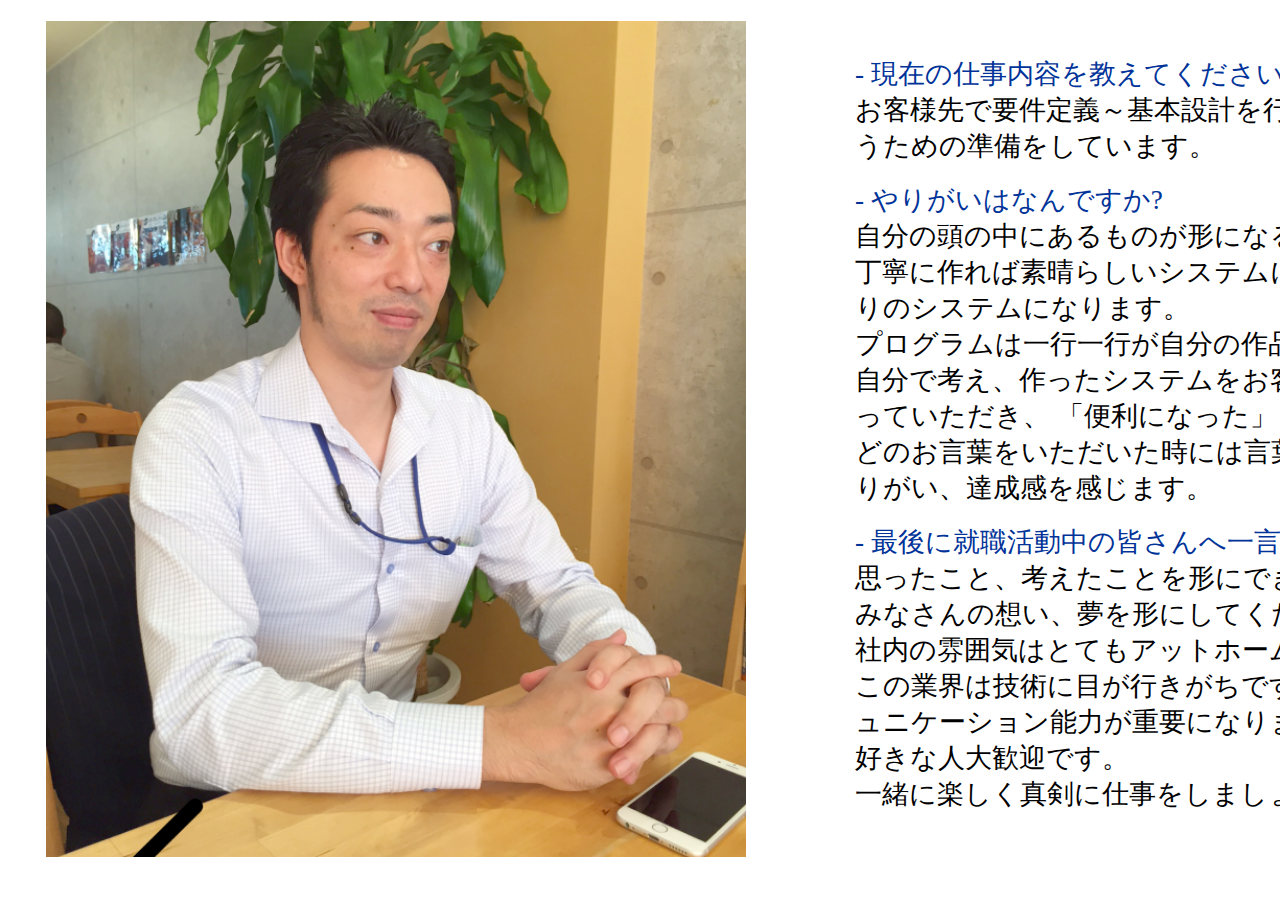
<file: hogehoge24/html/employee_1.html>
<!DOCTYPE html PUBLIC "-//W3C//DTD html 4.01 Transitional// EN">

<html>
	<head>
		<meta http-equiv="Content-Type" content="text/html;charset=UTF-8">
		<meta charset="utf-8">
		<title>社員紹介</title>
		<meta name="viewport" content="width=device-width, initial-scale=1.0">
		<link rel="stylesheet" href="../css/add.css" type="text/css" media="all" />
	</head>

	<body>
		<table class="popup">
			<tr>
				<td class="dialog_img">
					<img src="../images/ugatria/employee_1.png">
				</td>
				<td class="dialog_msg">
					<div>
						<span class="title">- 現在の仕事内容を教えてください。<br /></span>
						<span>
							お客様先で要件定義～基本設計を行い、製造を社内で行うための準備をしています。
						</span>
					</div>
					<br />
					<div>
						<span class="title">- やりがいはなんですか?<br /></span>
						<span>
							自分の頭の中にあるものが形になる事。<br>
							丁寧に作れば素晴らしいシステムに、手を抜けばそれなりのシステムになります。<br>
							プログラムは一行一行が自分の作品になります。<br>
							自分で考え、作ったシステムをお客様、ユーザー様に使っていただき、
							「便利になった」「頼んでよかった」などのお言葉をいただいた時には言葉にならないほどのやりがい、達成感を感じます。
						</span>
					</div>
					<br />
					<div>
						<span class="title">- 最後に就職活動中の皆さんへ一言。</span>
						<span>
							この業界は自分で思ったこと、考えたことを形にできます。<br>
							みなさんの想い、夢を形にしてください。<br>
							社内の雰囲気はとてもアットホームです。<br>
							この業界は技術に目が行きがちですが、それ以上にコミュニケーション能力が重要になります。
							人と話すことが好きな人大歓迎です。<br>
							一緒に楽しく真剣に仕事をしましょう。
						</span>
					</div>
				</td>
			</tr>
		</table>
	</body>
</html>
</file>
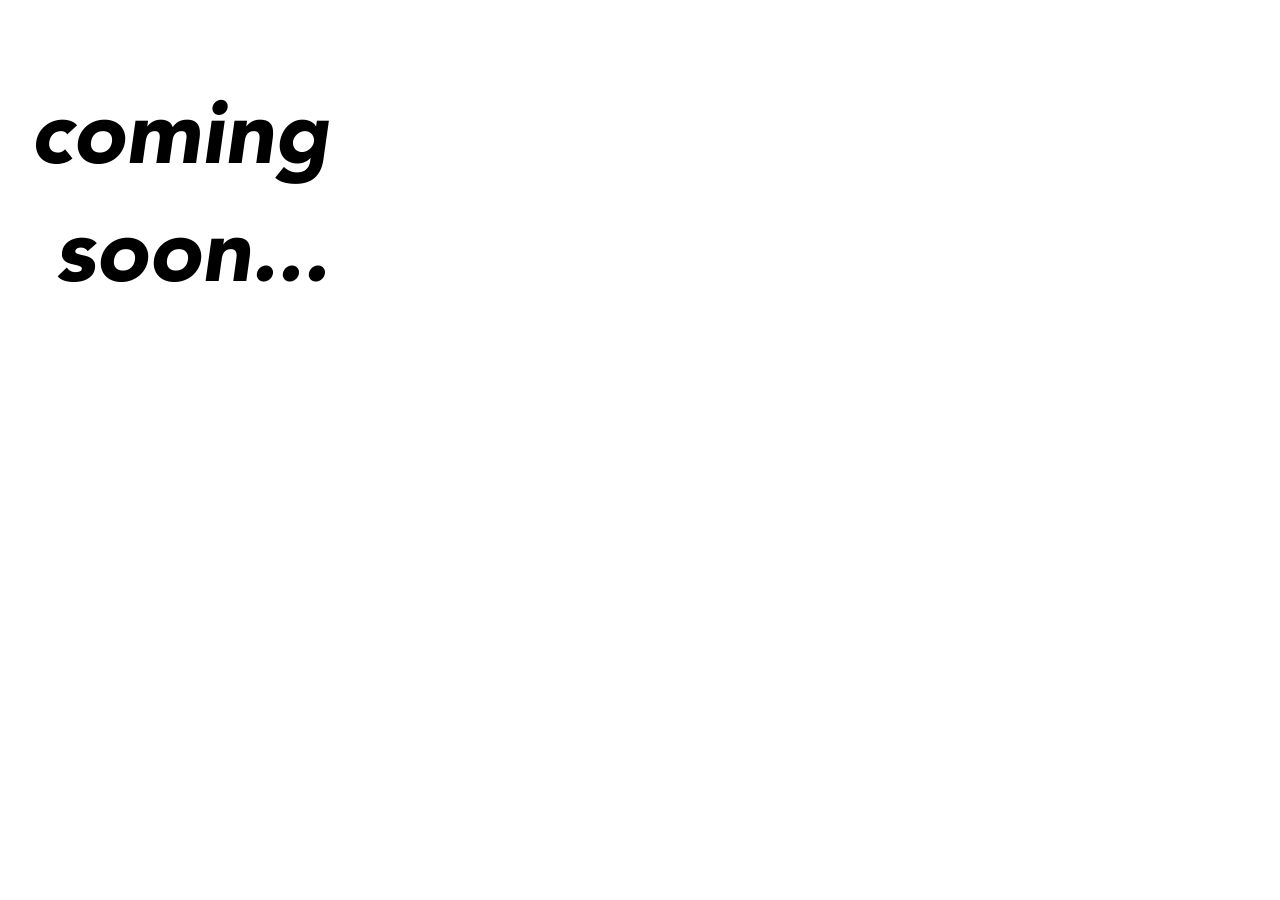
<file: hogehoge24/html/employee_2.html>
<!DOCTYPE html PUBLIC "-//W3C//DTD html 4.01 Transitional// EN">

<html>
	<head>
		<meta http-equiv="Content-Type" content="text/html;charset=UTF-8">
		<meta charset="utf-8">
		<title>社員紹介</title>
		<meta name="viewport" content="width=device-width, initial-scale=1.0">
		<link rel="stylesheet" href="../css/add.css" type="text/css" media="all" />
	</head>

	<body>
		<table class="popup">
			<tr>
				<td>
					<img src="../images/ugatria/comingSoon.png" title="" />
				</td>
			</tr>
		</table>
		<!--
		<table class="popup">
			<tr>
				<td class="dialog_img">
					<img src="images/ugatria/office_9_mini.png" title="">
				</td>
				<td class="dialog_msg">
					<div>
						<span class="title">- 現在の仕事内容を教えてください。<br /></span>
						<span></span>
					</div>
					<br />
					<div>
						<span class="title">- やりがいはなんですか?<br /></span>
						<span></span>
					</div>
					<br />
					<div>
						<span class="title">- 今までで辛かったことを教えてください。<br /></span>
						<span></span>
					</div>
					<br />
					<div>
						<span class="title">- 最後に就職活動中の皆さんへ一言。<br /></span>
						<span></span>
					</div>
				</td>
			</tr>
		</table>
		-->
	</body>
</html>
</file>
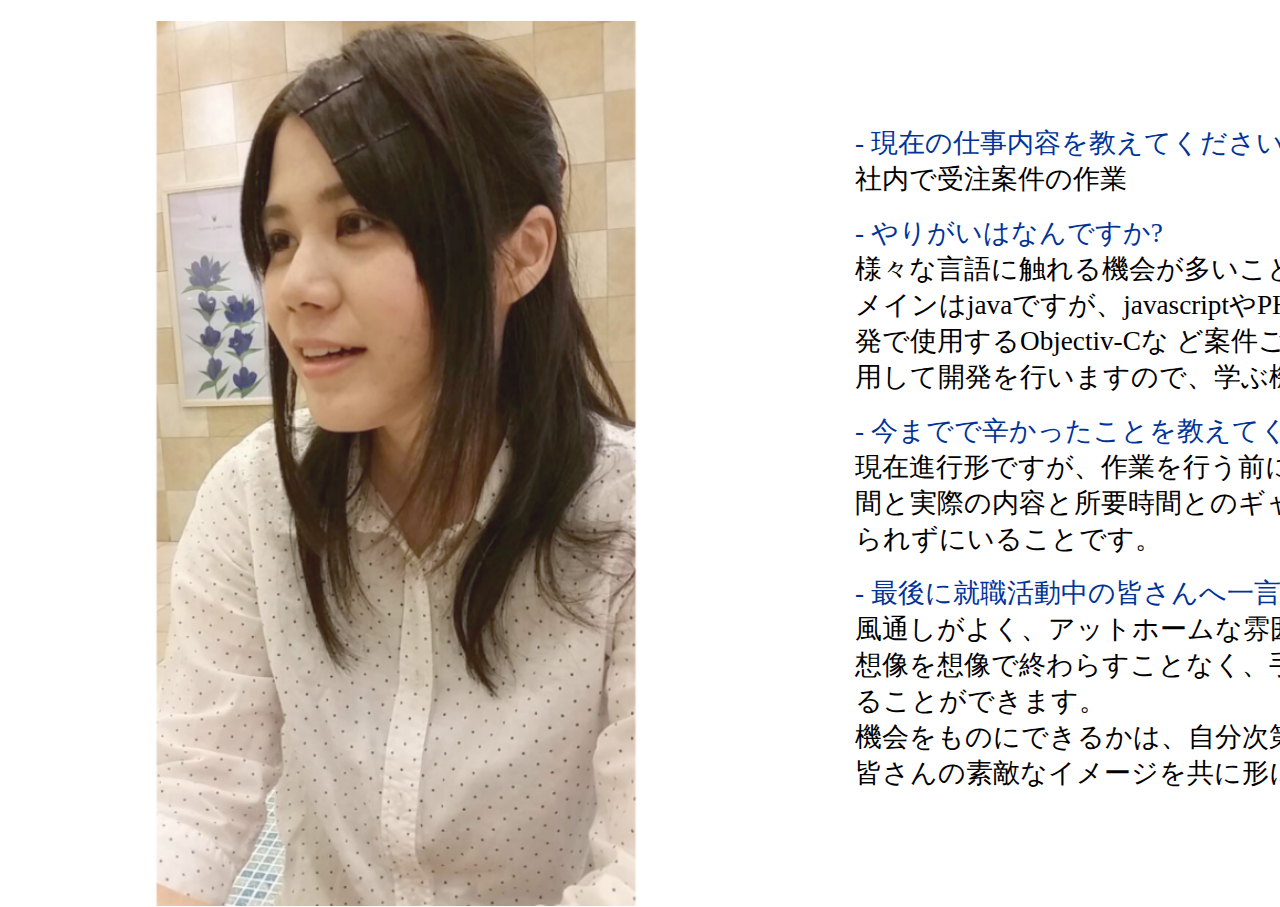
<file: hogehoge24/html/employee_3.html>
<!DOCTYPE html PUBLIC "-//W3C//DTD html 4.01 Transitional// EN">

<html>
	<head>
		<meta http-equiv="Content-Type" content="text/html;charset=UTF-8">
		<meta charset="utf-8">
		<title>社員紹介</title>
		<meta name="viewport" content="width=device-width, initial-scale=1.0">
		<link rel="stylesheet" href="../css/add.css" type="text/css" media="all" />
	</head>

	<body>
		<table class="popup">
			<tr>
				<td class="dialog_img">
					<img src="../images/ugatria/employee_2.png" title="">
				</td>
				<td class="dialog_msg">
					<div>
						<span class="title">- 現在の仕事内容を教えてください。<br /></span>
						<span>社内で受注案件の作業</span>
					</div>
					<br />
					<div>
						<span class="title">- やりがいはなんですか?<br /></span>
						<span>
							様々な言語に触れる機会が多いことです。<br />
							メインはjavaですが、javascriptやPHPやiphoneアプリの開発で使用するObjectiv-Cな	ど案件ごとに異なる言語を使用して開発を行いますので、学ぶ機会は断然多いです。
						</span>
					</div>
					<br />
					<div>
						<span class="title">- 今までで辛かったことを教えてください。<br /></span>
						<span>
							現在進行形ですが、作業を行う前に立てる内容や所要時間と実際の内容と所要時間とのギャップをなかなか埋められずにいることです。
						</span>
					</div>
					<br />
					<div>
						<span class="title">- 最後に就職活動中の皆さんへ一言。<br /></span>
						<span>
							風通しがよく、アットホームな雰囲気の社内です。<br>
							想像を想像で終わらすことなく、手を挙げれば機会を得ることができます。<br>
							機会をものにできるかは、自分次第です。<br>
							皆さんの素敵なイメージを共に形にしていきましょう。
						</span>
					</div>
				</td>
			</tr>
		</table>
	</body>
</html>
</file>
<file: hogehoge24/css/colors.css>
/*==========================================================================================

This file contains styles related to the colour scheme of the theme

==========================================================================================*/



a{color:#21E29A;text-decoration:none;
}
a:hover{text-decoration:underline;
color:#21E29A;
}

body{color:#909090;
background:#ffffff;
font-size:14px;
}

h1,h2,h3, h4,h5,h6, #menu-my-menu{font-family:'Open Sans', Arial, sans-serif;}

.dropcap{color:#0E7AC4;}

.top-header{background:#ffffff;
-webkit-box-shadow: 0px 1px 3px rgba(0, 0, 0, 0.2);
-moz-box-shadow:    0px 1px 3px rgba(0, 0, 0, 0.2);
box-shadow:         0px 1px 3px rgba(0, 0, 0, 0.2);
}

#menu-my-menu li a{color:#909090;
text-decoration:none;
}
#menu-my-menu li a:hover, #menu-my-menu li a:focus, #menu-my-menu li a.active{color:#000000;
text-decoration:none;
background:none;}

.flex-caption{color: #3f3f3f;}
.flex-caption h1, .flex-caption h4{background:#ffffff;}

.flex-viewport, .single-img{
border-bottom:10px solid #21E29A;
border-top:10px solid #21E29A;
}
#clients .flex-viewport{border:none;}

.section-title, .section-sub-title, .item-name{color:#3f3f3f;
font-family:'Open Sans', Arial, sans-serif;}

.white{color:#FFFFFF;}

.section-quote{color:#0E7AC4;}
#beige{color:#FCF5E3;}
#white{color:#000000;}
#blue{color:#0E7AC4;}
#emerald{color:#40AAEF;}
#black{color:#383636;}
#grey{color:#F5F5F5;}
.section-quote span{color:#909090;}

/*** ABOUT ***/

#about{background:#40AAEF;}

.diamond{background:#c0c0c0;}

.mask-member{background:#0E7AC4;}

.job-pos{border-bottom:1px solid #3C3C3C;}

.progressBkg{background:#3f3f3f;
box-shadow: 0 1px 2px rgba(0, 0, 0, 0.5);
}
.barBkg{background:#21E29A;}

/*** END ABOUT ***/

/*** JOIN TEAM ***/

#join-team h1{color:#21E29A;}
#join-team{background:#3f3f3f url('../images/bkg-diam.png') repeat 0 0;}
#join-team p{color:#ffffff;}
.join-button a{background:#21E29A;
color:#3f3f3f;
border:1px solid #21E29A;
}
.join-button a:hover{background:#ffffff;
color:#3f3f3f;
border:1px solid #ffffff;
text-decoration:none;}

/*** END JOIN TEAM ***/

/*** PORTFOLIO ***/

#portfolio{background:#0E7AC4}
#portfolio .section-title, #portfolio .section-sub-title, #portfolio .item-name{color:#3f3f3f;}

#work-filter li a{background:#3f3f3f;
color:#ffffff;
border:none;
-webkit-transition: all 0.3s ease-out 0s;
-moz-transition: all 0.3s ease-out 0s;
-o-transition: all 0.3s ease-out 0s;
-ms-transition: all 0.3s ease-out 0s;
transition: all 0.3s ease-out 0s;
}
#work-filter li a:hover{background:#ffffff;
color:#3f3f3f;
text-decoration:none;}

.work-categ li, .work-more, .post-img .mask{background:#000000;color:#3f3f3f;}

.work-item .mask{background:rgba(33, 226, 154, 0.9);}

.project h1{color:#3f3f3f;}
.project h4{color:#21E29A;}

.go-visit a{background:#3f3f3f;
color:#ffffff;
padding:14px 21px;
border:none;
display:block;
-webkit-transition: all 0.3s ease-out 0s;
-moz-transition: all 0.3s ease-out 0s;
-o-transition: all 0.3s ease-out 0s;
-ms-transition: all 0.3s ease-out 0s;
transition: all 0.3s ease-out 0s;
}
.go-visit a:hover{background:#21E29A;
color:#3f3f3f;
text-decoration:none;}

/*** END PORTFOLIO ***/

/*** CLIENTS ***/

#clients h1{color:#21E29A;}
#clients{background:#3f3f3f url('../images/pat6.png') repeat 0 0;}

/*** END CLIENTS ***/

/*** SERVICES ***/

#services{background:#ffffff url('../images/pat3.png') repeat 0 0;}
#services .section-title, #services .section-sub-title, #services .item-name{color:#3f3f3f;}
#services .diamond{background:#21E29A;border:none;}

/*** END SERVICES ***/

/*** INFORMATION ***/

#information{background:#0E7AC4;}
#information .section-title, #information .section-quote{color:#FCF5E3;}

/*** END INFORMATION ***/

/*** JOBINFORMATION ***/

#job_information{background:#40AAEF;}
#job_information .section-title {color:#F5F5F5;}
#job_information .section-quote {color:#FCF5E3;}
#job_information a {color:#F5F5F5;}

/*** END JOBINFORMATION ***/

/*** LANDSCAPE ***/

#landscape{background:#40AAEF;}
#landscape .section-title {color:#F5F5F5;}
#landscape .section-quote {color:#FCF5E3;}
#landscape .item-name {color:#FCF5E3;}

/*** END LANDSCAPE ***/

/*** PRICING TABLE ***/

#pricing h1{color:#21e29a;}
#pricing{background:#3f3f3f url('../images/pat7.png') repeat 0 0;}

.table-column{background:#f7f7f7;}
.column-title{color:#3f3f3f; background:#88F2BF;}
.column-price{color:#3f3f3f;background:#21E29A;}

.column-features li{color:#909090;border-bottom:1px solid #e5e5e5;}
.column-features li:last-child{border:none;}

.quote a{background:#88F2BF;
color:#3f3f3f;
-webkit-transition: all 0.3s ease-out 0s;
-moz-transition: all 0.3s ease-out 0s;
-o-transition: all 0.3s ease-out 0s;
-ms-transition: all 0.3s ease-out 0s;
transition: all 0.3s ease-out 0s;
}
.quote a:hover{background:#21E29A;
color:#3f3f3f;
text-decoration:none;}

/*** END PRICING TABLE ***/

/*** BLOG ***/
#blog{background:#ffffff;}
#blog .section-title, #blog .section-sub-title, #blog .item-name{color:#3f3f3f;}


.published, .comm-title, #comments-title {color:#3f3f3f;
border-top:1px solid #c0c0c0;
border-bottom:1px solid #c0c0c0;
padding:7px 0;}
.post-title, .post-title a, .published a{color:#3f3f3f;}
.post-title a:hover, .published a:hover{color:#21E29A;}

.read-more a, .closePage a{background:#3f3f3f;
color:#ffffff;
border:1px solid #3f3f3f;}

.read-more a:hover, .closePage a:hover, #job_information a:hover{
background: #ffffff;
color: #3f3f3f;
border:1px solid #ffffff;
text-decoration:none;}

input.comm-field, #comment, #message2, input.comm-field:focus, #message2:focus, #comment:focus {border:1px solid #c0c0c0;
border-left: 5px solid #0E7AC4;
color:#909090;}

.comment-body {border-bottom: 1px solid #c0c0c0; }
.comment-author .author a:link, .comment-author .author a:visited { color: #353535;}
.comment-author .author a:hover { color: #21E29A; }
.comment-reply-link, #cancel-comment-reply-link{ color: #3f3f3f; font-size: 12px }
.comment-reply-link:hover, #cancel-comment-reply-link:hover { color: #21E29A; }

input.comm-field:focus, #message2:focus, #comment:focus {}

#submit, #submit-comm{
color: #ffffff;
background: #3f3f3f;
border: 1px solid #3f3f3f;

-webkit-transition: all 0.3s ease-out 0s;
-moz-transition: all 0.3s ease-out 0s;
-o-transition: all 0.3s ease-out 0s;
-ms-transition: all 0.3s ease-out 0s;
transition: all 0.3s ease-out 0s;
}
#submit:hover, #submit:active, #submit-comm:hover, #submit-comm:active{
background:#ffffff;
border: 1px solid #ffffff;
color: #3f3f3f;
}
.output2{border:1px solid #ff0000;}

.widgettitle{color:#3f3f3f;
border-left:5px solid #21E29A;}

.sidebar-articles ul li a, .widget_archive ul li a{color:#3f3f3f;border:none;}
.sidebar-articles ul li a:hover, .widget_archive ul li a:hover{color:#21E29A;border:none;}

.flickr img{border:3px solid #3f3f3f;-webkit-transition: border-color 0.5s ease;-moz-transition: border-color 0.5s ease;
-o-transition: border-color 0.5s ease;transition: border-color 0.5s ease;}
.flickr img:hover{border:3px solid #21E29A;}

/*** END BLOG ***/

#social-media h1{color:#21e29a;}
#social-media{background:#3f3f3f url('../images/bkg-diam.png') repeat 0 0;}

#contact{background:#0E7AC4;}
#contact .section-title, #contact .section-sub-title, #contact .item-name{color:#FCF5D3;}

h4.trigger a{color:#3f3f3f;}
h4.trigger:hover{background-color:#88F2BF;}
</file>
<file: hogehoge24/js/prettyphoto/css/prettyPhoto.css>
div.pp_default .pp_top,div.pp_default .pp_top .pp_middle,div.pp_default .pp_top .pp_left,div.pp_default .pp_top .pp_right,div.pp_default .pp_bottom,div.pp_default .pp_bottom .pp_left,div.pp_default .pp_bottom .pp_middle,div.pp_default .pp_bottom .pp_right{height:13px}
div.pp_default .pp_top .pp_left{background:url(../images/prettyPhoto/default/sprite.png) -78px -93px no-repeat}
div.pp_default .pp_top .pp_middle{background:url(../images/prettyPhoto/default/sprite_x.png) top left repeat-x}
div.pp_default .pp_top .pp_right{background:url(../images/prettyPhoto/default/sprite.png) -112px -93px no-repeat}
div.pp_default .pp_content .ppt{color:#f8f8f8}
div.pp_default .pp_content_container .pp_left{background:url(../images/prettyPhoto/default/sprite_y.png) -7px 0 repeat-y;padding-left:13px}
div.pp_default .pp_content_container .pp_right{background:url(../images/prettyPhoto/default/sprite_y.png) top right repeat-y;padding-right:13px}
div.pp_default .pp_next:hover{background:url(../images/prettyPhoto/default/sprite_next.png) center right no-repeat;cursor:pointer}
div.pp_default .pp_previous:hover{background:url(../images/prettyPhoto/default/sprite_prev.png) center left no-repeat;cursor:pointer}
div.pp_default .pp_expand{background:url(../images/prettyPhoto/default/sprite.png) 0 -29px no-repeat;cursor:pointer;width:28px;height:28px}
div.pp_default .pp_expand:hover{background:url(../images/prettyPhoto/default/sprite.png) 0 -56px no-repeat;cursor:pointer}
div.pp_default .pp_contract{background:url(../images/prettyPhoto/default/sprite.png) 0 -84px no-repeat;cursor:pointer;width:28px;height:28px}
div.pp_default .pp_contract:hover{background:url(../images/prettyPhoto/default/sprite.png) 0 -113px no-repeat;cursor:pointer}
div.pp_default .pp_close{width:30px;height:30px;background:url(../images/prettyPhoto/default/sprite.png) 2px 1px no-repeat;cursor:pointer}
div.pp_default .pp_gallery ul li a{background:url(../images/prettyPhoto/default/default_thumb.png) center center #f8f8f8;border:1px solid #aaa}
div.pp_default .pp_social{margin-top:7px}
div.pp_default .pp_gallery a.pp_arrow_previous,div.pp_default .pp_gallery a.pp_arrow_next{position:static;left:auto}
div.pp_default .pp_nav .pp_play,div.pp_default .pp_nav .pp_pause{background:url(../images/prettyPhoto/default/sprite.png) -51px 1px no-repeat;height:30px;width:30px}
div.pp_default .pp_nav .pp_pause{background-position:-51px -29px}
div.pp_default a.pp_arrow_previous,div.pp_default a.pp_arrow_next{background:url(../images/prettyPhoto/default/sprite.png) -31px -3px no-repeat;height:20px;width:20px;margin:4px 0 0}
div.pp_default a.pp_arrow_next{left:52px;background-position:-82px -3px}
div.pp_default .pp_content_container .pp_details{margin-top:5px}
div.pp_default .pp_nav{clear:none;height:30px;width:110px;position:relative}
div.pp_default .pp_nav .currentTextHolder{font-family:Georgia;font-style:italic;color:#999;font-size:11px;left:75px;line-height:25px;position:absolute;top:2px;margin:0;padding:0 0 0 10px}
div.pp_default .pp_close:hover,div.pp_default .pp_nav .pp_play:hover,div.pp_default .pp_nav .pp_pause:hover,div.pp_default .pp_arrow_next:hover,div.pp_default .pp_arrow_previous:hover{opacity:0.7}
div.pp_default .pp_description{font-size:11px;font-weight:700;line-height:14px;margin:5px 50px 5px 0}
div.pp_default .pp_bottom .pp_left{background:url(../images/prettyPhoto/default/sprite.png) -78px -127px no-repeat}
div.pp_default .pp_bottom .pp_middle{background:url(../images/prettyPhoto/default/sprite_x.png) bottom left repeat-x}
div.pp_default .pp_bottom .pp_right{background:url(../images/prettyPhoto/default/sprite.png) -112px -127px no-repeat}
div.pp_default .pp_loaderIcon{background:url(../images/prettyPhoto/default/loader.gif) center center no-repeat}
div.light_rounded .pp_top .pp_left{background:url(../images/prettyPhoto/light_rounded/sprite.png) -88px -53px no-repeat}
div.light_rounded .pp_top .pp_right{background:url(../images/prettyPhoto/light_rounded/sprite.png) -110px -53px no-repeat}
div.light_rounded .pp_next:hover{background:url(../images/prettyPhoto/light_rounded/btnNext.png) center right no-repeat;cursor:pointer}
div.light_rounded .pp_previous:hover{background:url(../images/prettyPhoto/light_rounded/btnPrevious.png) center left no-repeat;cursor:pointer}
div.light_rounded .pp_expand{background:url(../images/prettyPhoto/light_rounded/sprite.png) -31px -26px no-repeat;cursor:pointer}
div.light_rounded .pp_expand:hover{background:url(../images/prettyPhoto/light_rounded/sprite.png) -31px -47px no-repeat;cursor:pointer}
div.light_rounded .pp_contract{background:url(../images/prettyPhoto/light_rounded/sprite.png) 0 -26px no-repeat;cursor:pointer}
div.light_rounded .pp_contract:hover{background:url(../images/prettyPhoto/light_rounded/sprite.png) 0 -47px no-repeat;cursor:pointer}
div.light_rounded .pp_close{width:75px;height:22px;background:url(../images/prettyPhoto/light_rounded/sprite.png) -1px -1px no-repeat;cursor:pointer}
div.light_rounded .pp_nav .pp_play{background:url(../images/prettyPhoto/light_rounded/sprite.png) -1px -100px no-repeat;height:15px;width:14px}
div.light_rounded .pp_nav .pp_pause{background:url(../images/prettyPhoto/light_rounded/sprite.png) -24px -100px no-repeat;height:15px;width:14px}
div.light_rounded .pp_arrow_previous{background:url(../images/prettyPhoto/light_rounded/sprite.png) 0 -71px no-repeat}
div.light_rounded .pp_arrow_next{background:url(../images/prettyPhoto/light_rounded/sprite.png) -22px -71px no-repeat}
div.light_rounded .pp_bottom .pp_left{background:url(../images/prettyPhoto/light_rounded/sprite.png) -88px -80px no-repeat}
div.light_rounded .pp_bottom .pp_right{background:url(../images/prettyPhoto/light_rounded/sprite.png) -110px -80px no-repeat}
div.dark_rounded .pp_top .pp_left{background:url(../images/prettyPhoto/dark_rounded/sprite.png) -88px -53px no-repeat}
div.dark_rounded .pp_top .pp_right{background:url(../images/prettyPhoto/dark_rounded/sprite.png) -110px -53px no-repeat}
div.dark_rounded .pp_content_container .pp_left{background:url(../images/prettyPhoto/dark_rounded/contentPattern.png) top left repeat-y}
div.dark_rounded .pp_content_container .pp_right{background:url(../images/prettyPhoto/dark_rounded/contentPattern.png) top right repeat-y}
div.dark_rounded .pp_next:hover{background:url(../images/prettyPhoto/dark_rounded/btnNext.png) center right no-repeat;cursor:pointer}
div.dark_rounded .pp_previous:hover{background:url(../images/prettyPhoto/dark_rounded/btnPrevious.png) center left no-repeat;cursor:pointer}
div.dark_rounded .pp_expand{background:url(../images/prettyPhoto/dark_rounded/sprite.png) -31px -26px no-repeat;cursor:pointer}
div.dark_rounded .pp_expand:hover{background:url(../images/prettyPhoto/dark_rounded/sprite.png) -31px -47px no-repeat;cursor:pointer}
div.dark_rounded .pp_contract{background:url(../images/prettyPhoto/dark_rounded/sprite.png) 0 -26px no-repeat;cursor:pointer}
div.dark_rounded .pp_contract:hover{background:url(../images/prettyPhoto/dark_rounded/sprite.png) 0 -47px no-repeat;cursor:pointer}
div.dark_rounded .pp_close{width:75px;height:22px;background:url(../images/prettyPhoto/dark_rounded/sprite.png) -1px -1px no-repeat;cursor:pointer}
div.dark_rounded .pp_description{margin-right:85px;color:#fff}
div.dark_rounded .pp_nav .pp_play{background:url(../images/prettyPhoto/dark_rounded/sprite.png) -1px -100px no-repeat;height:15px;width:14px}
div.dark_rounded .pp_nav .pp_pause{background:url(../images/prettyPhoto/dark_rounded/sprite.png) -24px -100px no-repeat;height:15px;width:14px}
div.dark_rounded .pp_arrow_previous{background:url(../images/prettyPhoto/dark_rounded/sprite.png) 0 -71px no-repeat}
div.dark_rounded .pp_arrow_next{background:url(../images/prettyPhoto/dark_rounded/sprite.png) -22px -71px no-repeat}
div.dark_rounded .pp_bottom .pp_left{background:url(../images/prettyPhoto/dark_rounded/sprite.png) -88px -80px no-repeat}
div.dark_rounded .pp_bottom .pp_right{background:url(../images/prettyPhoto/dark_rounded/sprite.png) -110px -80px no-repeat}
div.dark_rounded .pp_loaderIcon{background:url(../images/prettyPhoto/dark_rounded/loader.gif) center center no-repeat}
div.dark_square .pp_left,div.dark_square .pp_middle,div.dark_square .pp_right,div.dark_square .pp_content{background:#000}
div.dark_square .pp_description{color:#fff;margin:0 85px 0 0}
div.dark_square .pp_loaderIcon{background:url(../images/prettyPhoto/dark_square/loader.gif) center center no-repeat}
div.dark_square .pp_expand{background:url(../images/prettyPhoto/dark_square/sprite.png) -31px -26px no-repeat;cursor:pointer}
div.dark_square .pp_expand:hover{background:url(../images/prettyPhoto/dark_square/sprite.png) -31px -47px no-repeat;cursor:pointer}
div.dark_square .pp_contract{background:url(../images/prettyPhoto/dark_square/sprite.png) 0 -26px no-repeat;cursor:pointer}
div.dark_square .pp_contract:hover{background:url(../images/prettyPhoto/dark_square/sprite.png) 0 -47px no-repeat;cursor:pointer}
div.dark_square .pp_close{width:75px;height:22px;background:url(../images/prettyPhoto/dark_square/sprite.png) -1px -1px no-repeat;cursor:pointer}
div.dark_square .pp_nav{clear:none}
div.dark_square .pp_nav .pp_play{background:url(../images/prettyPhoto/dark_square/sprite.png) -1px -100px no-repeat;height:15px;width:14px}
div.dark_square .pp_nav .pp_pause{background:url(../images/prettyPhoto/dark_square/sprite.png) -24px -100px no-repeat;height:15px;width:14px}
div.dark_square .pp_arrow_previous{background:url(../images/prettyPhoto/dark_square/sprite.png) 0 -71px no-repeat}
div.dark_square .pp_arrow_next{background:url(../images/prettyPhoto/dark_square/sprite.png) -22px -71px no-repeat}
div.dark_square .pp_next:hover{background:url(../images/prettyPhoto/dark_square/btnNext.png) center right no-repeat;cursor:pointer}
div.dark_square .pp_previous:hover{background:url(../images/prettyPhoto/dark_square/btnPrevious.png) center left no-repeat;cursor:pointer}
div.light_square .pp_expand{background:url(../images/prettyPhoto/light_square/sprite.png) -31px -26px no-repeat;cursor:pointer}
div.light_square .pp_expand:hover{background:url(../images/prettyPhoto/light_square/sprite.png) -31px -47px no-repeat;cursor:pointer}
div.light_square .pp_contract{background:url(../images/prettyPhoto/light_square/sprite.png) 0 -26px no-repeat;cursor:pointer}
div.light_square .pp_contract:hover{background:url(../images/prettyPhoto/light_square/sprite.png) 0 -47px no-repeat;cursor:pointer}
div.light_square .pp_close{width:75px;height:22px;background:url(../images/prettyPhoto/light_square/sprite.png) -1px -1px no-repeat;cursor:pointer}
div.light_square .pp_nav .pp_play{background:url(../images/prettyPhoto/light_square/sprite.png) -1px -100px no-repeat;height:15px;width:14px}
div.light_square .pp_nav .pp_pause{background:url(../images/prettyPhoto/light_square/sprite.png) -24px -100px no-repeat;height:15px;width:14px}
div.light_square .pp_arrow_previous{background:url(../images/prettyPhoto/light_square/sprite.png) 0 -71px no-repeat}
div.light_square .pp_arrow_next{background:url(../images/prettyPhoto/light_square/sprite.png) -22px -71px no-repeat}
div.light_square .pp_next:hover{background:url(../images/prettyPhoto/light_square/btnNext.png) center right no-repeat;cursor:pointer}
div.light_square .pp_previous:hover{background:url(../images/prettyPhoto/light_square/btnPrevious.png) center left no-repeat;cursor:pointer}
div.facebook .pp_top .pp_left{background:url(../images/prettyPhoto/facebook/sprite.png) -88px -53px no-repeat}
div.facebook .pp_top .pp_middle{background:url(../images/prettyPhoto/facebook/contentPatternTop.png) top left repeat-x}
div.facebook .pp_top .pp_right{background:url(../images/prettyPhoto/facebook/sprite.png) -110px -53px no-repeat}
div.facebook .pp_content_container .pp_left{background:url(../images/prettyPhoto/facebook/contentPatternLeft.png) top left repeat-y}
div.facebook .pp_content_container .pp_right{background:url(../images/prettyPhoto/facebook/contentPatternRight.png) top right repeat-y}
div.facebook .pp_expand{background:url(../images/prettyPhoto/facebook/sprite.png) -31px -26px no-repeat;cursor:pointer}
div.facebook .pp_expand:hover{background:url(../images/prettyPhoto/facebook/sprite.png) -31px -47px no-repeat;cursor:pointer}
div.facebook .pp_contract{background:url(../images/prettyPhoto/facebook/sprite.png) 0 -26px no-repeat;cursor:pointer}
div.facebook .pp_contract:hover{background:url(../images/prettyPhoto/facebook/sprite.png) 0 -47px no-repeat;cursor:pointer}
div.facebook .pp_close{width:22px;height:22px;background:url(../images/prettyPhoto/facebook/sprite.png) -1px -1px no-repeat;cursor:pointer}
div.facebook .pp_description{margin:0 37px 0 0}
div.facebook .pp_loaderIcon{background:url(../images/prettyPhoto/facebook/loader.gif) center center no-repeat}
div.facebook .pp_arrow_previous{background:url(../images/prettyPhoto/facebook/sprite.png) 0 -71px no-repeat;height:22px;margin-top:0;width:22px}
div.facebook .pp_arrow_previous.disabled{background-position:0 -96px;cursor:default}
div.facebook .pp_arrow_next{background:url(../images/prettyPhoto/facebook/sprite.png) -32px -71px no-repeat;height:22px;margin-top:0;width:22px}
div.facebook .pp_arrow_next.disabled{background-position:-32px -96px;cursor:default}
div.facebook .pp_nav{margin-top:0}
div.facebook .pp_nav p{font-size:15px;padding:0 3px 0 4px}
div.facebook .pp_nav .pp_play{background:url(../images/prettyPhoto/facebook/sprite.png) -1px -123px no-repeat;height:22px;width:22px}
div.facebook .pp_nav .pp_pause{background:url(../images/prettyPhoto/facebook/sprite.png) -32px -123px no-repeat;height:22px;width:22px}
div.facebook .pp_next:hover{background:url(../images/prettyPhoto/facebook/btnNext.png) center right no-repeat;cursor:pointer}
div.facebook .pp_previous:hover{background:url(../images/prettyPhoto/facebook/btnPrevious.png) center left no-repeat;cursor:pointer}
div.facebook .pp_bottom .pp_left{background:url(../images/prettyPhoto/facebook/sprite.png) -88px -80px no-repeat}
div.facebook .pp_bottom .pp_middle{background:url(../images/prettyPhoto/facebook/contentPatternBottom.png) top left repeat-x}
div.facebook .pp_bottom .pp_right{background:url(../images/prettyPhoto/facebook/sprite.png) -110px -80px no-repeat}
div.pp_pic_holder a:focus{outline:none}
div.pp_overlay{background:#000;display:none;left:0;position:absolute;top:0;width:100%;z-index:9500}
div.pp_pic_holder{display:none;position:absolute;width:100px;z-index:10000}
.pp_content{height:40px;min-width:40px}
* html .pp_content{width:40px}
.pp_content_container{position:relative;text-align:left;width:100%}
.pp_content_container .pp_left{padding-left:20px}
.pp_content_container .pp_right{padding-right:20px}
.pp_content_container .pp_details{float:left;margin:10px 0 2px}
.pp_description{display:none;margin:0}
.pp_social{float:left;margin:0}
.pp_social .facebook{float:left;margin-left:5px;width:55px;overflow:hidden}
.pp_social .twitter{float:left}
.pp_nav{clear:right;float:left;margin:3px 10px 0 0}
.pp_nav p{float:left;white-space:nowrap;margin:2px 4px}
.pp_nav .pp_play,.pp_nav .pp_pause{float:left;margin-right:4px;text-indent:-10000px}
a.pp_arrow_previous,a.pp_arrow_next{display:block;float:left;height:15px;margin-top:3px;overflow:hidden;text-indent:-10000px;width:14px}
.pp_hoverContainer{position:absolute;top:0;width:100%;z-index:2000}
.pp_gallery{display:none;left:50%;margin-top:-50px;position:absolute;z-index:10000}
.pp_gallery div{float:left;overflow:hidden;position:relative}
.pp_gallery ul{float:left;height:35px;position:relative;white-space:nowrap;margin:0 0 0 5px;padding:0}
.pp_gallery ul a{border:1px rgba(0,0,0,0.5) solid;display:block;float:left;height:33px;overflow:hidden}
.pp_gallery ul a img{border:0}
.pp_gallery li{display:none;float:left;margin:0 5px 0 0;padding:0}
.pp_gallery li.default a{background:url(../images/prettyPhoto/facebook/default_thumbnail.gif) 0 0 no-repeat;display:block;height:33px;width:50px}
.pp_gallery .pp_arrow_previous,.pp_gallery .pp_arrow_next{margin-top:7px!important}
a.pp_next{background:url(../images/prettyPhoto/light_rounded/btnNext.png) 10000px 10000px no-repeat;display:block;float:right;height:100%;text-indent:-10000px;width:49%}
a.pp_previous{background:url(../images/prettyPhoto/light_rounded/btnNext.png) 10000px 10000px no-repeat;display:block;float:left;height:100%;text-indent:-10000px;width:49%}
a.pp_expand,a.pp_contract{cursor:pointer;display:none;height:20px;position:absolute;right:30px;text-indent:-10000px;top:10px;width:20px;z-index:20000}
a.pp_close{position:absolute;right:0;top:0;display:block;line-height:22px;text-indent:-10000px}
.pp_loaderIcon{display:block;height:24px;left:50%;position:absolute;top:50%;width:24px;margin:-12px 0 0 -12px}
#pp_full_res{line-height:1!important}
#pp_full_res .pp_inline{text-align:left}
#pp_full_res .pp_inline p{margin:0 0 15px}
div.ppt{color:#fff;display:none;font-size:17px;z-index:9999;margin:0 0 5px 15px}
div.pp_default .pp_content,div.light_rounded .pp_content{background-color:#fff}
div.pp_default #pp_full_res .pp_inline,div.light_rounded .pp_content .ppt,div.light_rounded #pp_full_res .pp_inline,div.light_square .pp_content .ppt,div.light_square #pp_full_res .pp_inline,div.facebook .pp_content .ppt,div.facebook #pp_full_res .pp_inline{color:#000}
div.pp_default .pp_gallery ul li a:hover,div.pp_default .pp_gallery ul li.selected a,.pp_gallery ul a:hover,.pp_gallery li.selected a{border-color:#fff}
div.pp_default .pp_details,div.light_rounded .pp_details,div.dark_rounded .pp_details,div.dark_square .pp_details,div.light_square .pp_details,div.facebook .pp_details{position:relative}
div.light_rounded .pp_top .pp_middle,div.light_rounded .pp_content_container .pp_left,div.light_rounded .pp_content_container .pp_right,div.light_rounded .pp_bottom .pp_middle,div.light_square .pp_left,div.light_square .pp_middle,div.light_square .pp_right,div.light_square .pp_content,div.facebook .pp_content{background:#fff}
div.light_rounded .pp_description,div.light_square .pp_description{margin-right:85px}
div.light_rounded .pp_gallery a.pp_arrow_previous,div.light_rounded .pp_gallery a.pp_arrow_next,div.dark_rounded .pp_gallery a.pp_arrow_previous,div.dark_rounded .pp_gallery a.pp_arrow_next,div.dark_square .pp_gallery a.pp_arrow_previous,div.dark_square .pp_gallery a.pp_arrow_next,div.light_square .pp_gallery a.pp_arrow_previous,div.light_square .pp_gallery a.pp_arrow_next{margin-top:12px!important}
div.light_rounded .pp_arrow_previous.disabled,div.dark_rounded .pp_arrow_previous.disabled,div.dark_square .pp_arrow_previous.disabled,div.light_square .pp_arrow_previous.disabled{background-position:0 -87px;cursor:default}
div.light_rounded .pp_arrow_next.disabled,div.dark_rounded .pp_arrow_next.disabled,div.dark_square .pp_arrow_next.disabled,div.light_square .pp_arrow_next.disabled{background-position:-22px -87px;cursor:default}
div.light_rounded .pp_loaderIcon,div.light_square .pp_loaderIcon{background:url(../images/prettyPhoto/light_rounded/loader.gif) center center no-repeat}
div.dark_rounded .pp_top .pp_middle,div.dark_rounded .pp_content,div.dark_rounded .pp_bottom .pp_middle{background:url(../images/prettyPhoto/dark_rounded/contentPattern.png) top left repeat}
div.dark_rounded .currentTextHolder,div.dark_square .currentTextHolder{color:#c4c4c4}
div.dark_rounded #pp_full_res .pp_inline,div.dark_square #pp_full_res .pp_inline{color:#fff}
.pp_top,.pp_bottom{height:20px;position:relative}
* html .pp_top,* html .pp_bottom{padding:0 20px}
.pp_top .pp_left,.pp_bottom .pp_left{height:20px;left:0;position:absolute;width:20px}
.pp_top .pp_middle,.pp_bottom .pp_middle{height:20px;left:20px;position:absolute;right:20px}
* html .pp_top .pp_middle,* html .pp_bottom .pp_middle{left:0;position:static}
.pp_top .pp_right,.pp_bottom .pp_right{height:20px;left:auto;position:absolute;right:0;top:0;width:20px}
.pp_fade,.pp_gallery li.default a img{display:none}
</file>
<file: hogehoge24/css/add.css>
/*** 菱形->四角に表示修正 ***/
.square{
width:160px;
height:160px;
margin-left:35px;
display:block;
overflow:hidden;
-moz-background-clip: padding;
-webkit-background-clip: padding;
background-clip: padding-box;
}

.squareM{
width:250px;
height:250px;
margin-left:20%;
display:block;
overflow:hidden;
-moz-background-clip: padding;
-webkit-background-clip: padding;
background-clip: padding-box;
}

/*
.dialog_img {
    width:50%;
    height:45%;
	position: absolute;
	left:5px;
	top:10px;
}

.dialog_img img {
	width: auto;
	height: 250px;
	vertical-align: middle;
	border: 0;
	-ms-interpolation-mode: bicubic;
}

.dialog_msg {
	position: absolute;
	right:5px;
	top:10px;
    width:50%;
    height:40%;
}

.dialog_msg popup3 {
	position: absolute;
	right:5px;
	top:10px;
    width:40%;
}

.ui-dialog-buttonset {
	position: relative;
	left: 90%;
}

.ui-dialog-titlebar-close{
	display: none;
}

.ui-dialog-title {
	position: absolute;
	top: 10%;
	left: 40%;
	right: 40%;
}

.dialog_msg .basic {
	position: absolute;
	top: 80%;
}

.dialog_msg div {
	margin-bottom: 0.5em;
}
*/

.title {
	color: #003399;
}

.recruit_after, .recruit_after div {
	position: relative;
	right: -10%;
}

.recruit_before {
	position: relative;
	left: 10%;
	width: 40%;
}

.Collage {
	padding:10px;
}

.Collage img {
	margin:0;
    padding:0;
    display:inline-block;
    vertical-align:bottom;
    opacity:1;

    /*This is where you set the border you want for the image*/
    border:6px solid #FFF;
}

.Caption{
    font-size:14px;
    font-weight:normal;
    font-family:arial;
}

.Caption_Content {
	color:#FFF;
    padding:20px;
}

.Image_Wrapper {
    /* to get the fade in effect, set opacity to 0 on the first element within the gallery area */
    opacity:0;
    -moz-box-shadow:0px 2px 4px rgba(0, 0, 0, 0.1);
    -webkit-box-shadow:0px 2px 4px rgba(0, 0, 0, 0.1);
    box-shadow:0px 2px 4px rgba(0, 0, 0, 0.1);
    -moz-border-radius: 3px;
    -webkit-border-radius: 3px;
    border-radius: 3px;
}

@media screen and (min-width: 200px) {
	.popup {
		max-width: 550px;
		height: auto;
		width /***/: auto;
	}

	.popup .dialog_img img {
		width: 300px;
		height: auto;
		position: relative;
		left: -25px;
		top: -130px;
	}

	.popup .dialog_msg div {
		width: 300px;
		height: auto;
		position: relative;
		left: -300px;
		top: 420px;
		font-size: 1em;
	}
	
}

@media screen and (min-width: 600px) {
	.popup {
		max-width: 700px;
		height: auto;
		width /***/: auto;
	}

	.popup .dialog_img img {
		width: 530px;
		height: auto;
		position: relative;
		left: -60px;
		top: 5px;
	}

	.popup .dialog_msg div {
		width: 550px;
		height: auto;
		position: relative;
		left: -10%;
		top: -10px;
		font-size: 1.3em;
	}
}

@media screen and  (min-width: 1024px) {
	.popup {
		max-width: 1030px;
		height: auto;
		width /***/: auto;
	}

	.popup .dialog_img img {
		width: 700px;
		height: auto;
		position: relative;
		left: 35px;
		top: 10px;
	}

	.popup .dialog_msg div {
		width: 700px;
		height: auto;
		position: relative;
		left: 20%;
		top: 5px;
		font-size: 1.7em;
	}
}
</file>
<file: hogehoge24/js/ed-lea-jquery-collagePlus/css/transitions.css>
/*

A library of transitions for revealing the loaded images
(Heavily) Inspired by http://tympanus.net/codrops/2013/07/02/loading-effects-for-grid-items-with-css-animations/

*/

.effect-parent {
    -webkit-perspective: 1300px;
    -moz-perspective: 1300px;
    perspective: 1300px;
    }


/* EFFECT 1 */
.effect-1 {
    -webkit-transform-style: preserve-3d;
    -moz-transform-style: preserve-3d;
    transform-style: preserve-3d;
    -webkit-transform-origin: 50% 50% -300px;
    -moz-transform-origin: 50% 50% -300px;
    transform-origin: 50% 50% -300px;
    -webkit-transform: rotateX(-180deg);
    -moz-transform: rotateX(-180deg);
    transform: rotateX(-180deg);
    -webkit-animation: fly ease-in-out forwards;
    -moz-animation: fly ease-in-out forwards;
    animation: fly ease-in-out forwards;
}
@-webkit-keyframes fly {
    100% { -webkit-transform: rotateX(0deg); opacity: 1; -webkit-transform-origin:50% 50% 0; }
}

@-moz-keyframes fly {
    100% { -moz-transform: rotateX(0deg); opacity: 1; -moz-transform-origin:50% 50% 0; }
}

@keyframes fly {
    100% { transform: rotateX(0deg); opacity: 1; transform-origin:50% 50% 0; }
}



/* EFFECT 2 */
.effect-2 {
    -webkit-transform: translateY(200px);
    -moz-transform: translateY(200px);
    transform: translateY(200px);
    -webkit-animation: moveUp ease forwards;
    -moz-animation: moveUp ease forwards;
    animation: moveUp ease forwards;
}

@-webkit-keyframes moveUp {
    to { -webkit-transform: translateY(0); opacity: 1; }
}

@-moz-keyframes moveUp {
    to { -moz-transform: translateY(0); opacity: 1; }
}

@keyframes moveUp {
    to { transform: translateY(0); opacity: 1; }
}


/* EFFECT 3 */
.effect-3 {
    -webkit-transform-style: preserve-3d;
    -moz-transform-style: preserve-3d;
    transform-style: preserve-3d;
    -webkit-transform: translateZ(400px) translateY(300px) rotateX(-90deg);
    -moz-transform: translateZ(400px) translateY(300px) rotateX(-90deg);
    transform: translateZ(400px) translateY(300px) rotateX(-90deg);
    -webkit-animation: fallPerspective ease-in-out forwards;
    -moz-animation: fallPerspective ease-in-out forwards;
    animation: fallPerspective ease-in-out forwards;
}

@-webkit-keyframes fallPerspective {
    100% { -webkit-transform: translateZ(0px) translateY(0px) rotateX(0deg); opacity: 1; }
}

@-moz-keyframes fallPerspective {
    100% { -moz-transform: translateZ(0px) translateY(0px) rotateX(0deg); opacity: 1; }
}

@keyframes fallPerspective {
    100% { transform: translateZ(0px) translateY(0px) rotateX(0deg); opacity: 1; }
}


/* EFFECT 4 */
.effect-4 {
    -webkit-transform-style: preserve-3d;
    -moz-transform-style: preserve-3d;
    transform-style: preserve-3d;
    -webkit-transform-origin: 0% 0%;
    -moz-transform-origin: 0% 0%;
    transform-origin: 0% 0%;
    -webkit-transform: rotateX(-80deg);
    -moz-transform: rotateX(-80deg);
    transform: rotateX(-80deg);
    -webkit-animation: flip ease-in-out forwards;
    -moz-animation: flip ease-in-out forwards;
    animation: flip ease-in-out forwards;
}

@-webkit-keyframes flip {
    100% { -webkit-transform: rotateX(0deg); opacity: 1; }
}

@-moz-keyframes flip {
    100% { -moz-transform: rotateX(0deg); opacity: 1; }
}

@keyframes flip {
    100% { transform: rotateX(0deg); opacity: 1; }
}


/* EFFECT 5 */
.effect-5 {
    -webkit-transform-style: preserve-3d;
    -moz-transform-style: preserve-3d;
    transform-style: preserve-3d;
    -webkit-transform: rotateY(-180deg);
    -moz-transform: rotateY(-180deg);
    transform: rotateY(-180deg);
    -webkit-animation: moveUp ease-in-out forwards;
    -moz-animation: moveUp ease-in-out forwards;
    animation: moveUp ease-in-out forwards;
}


/* EFFECT 6 */
.effect-6 {

    -webkit-transform:  scale(0.638) translate(-179px);
    -moz-transform:     scale(0.638) translate(-179px);
    transform:          scale(0.638) translate(-179px);

    -webkit-animation: moveUp ease-in-out forwards;
    -moz-animation: moveUp ease-in-out forwards;
    animation: moveUp ease-in-out forwards;
}





/* Universal durations */
.effect-duration-1{
    -webkit-animation-duration: .4s;
    -moz-animation-duration:    .4s;
    animation-duration:         .4s;
}
.effect-duration-2{
    -webkit-animation-duration: .5s;
    -moz-animation-duration:    .5s;
    animation-duration:         .5s;
}
.effect-duration-3{
    -webkit-animation-duration: .6s;
    -moz-animation-duration:    .6s;
    animation-duration:         .6s;
}
.effect-duration-4{
    -webkit-animation-duration: .7s;
    -moz-animation-duration:    .7s;
    animation-duration:         .7s;
}
.effect-duration-5{
    -webkit-animation-duration: .8s;
    -moz-animation-duration:    .8s;
    animation-duration:         .8s;
}
.effect-duration-6{
    -webkit-animation-duration: .9s;
    -moz-animation-duration:    .9s;
    animation-duration:         .9s;
}
.effect-duration-7{
    -webkit-animation-duration: .95s;
    -moz-animation-duration:    .95s;
    animation-duration:         .95s;
}
.effect-duration-8{
    -webkit-animation-duration: 1s;
    -moz-animation-duration:    1s;
    animation-duration:         1s;
}
.effect-duration-9{
    -webkit-animation-duration: 1.05s;
    -moz-animation-duration:    1.05s;
    animation-duration:         1.05s;
}
.effect-duration-10{
    -webkit-animation-duration: 1.1s;
    -moz-animation-duration:    1.1s;
    animation-duration:         1.1s;
}
</file>
<file: hogehoge24/style.css>
/*
Template Name: Atolo - Responsive HTML Template
Template URI: http://www.matchthemes.com/atolo-html
Author URI: http://www.matchthemes.com
*/

/* RESET STYLES */
*, html, body, div, dl, dt, dd, ul, ol, li, h1, h2, h3, h4, h5, h6, pre, form, label, fieldset, input, p, blockquote, th, td { margin:0; padding:0 }
table { border-collapse:collapse; border-spacing:0 }
fieldset, img { border:0 }
address, caption, cite, code, dfn, em, strong, th, var { font-style:normal; font-weight:normal }
ol, ul, li { list-style:none;}
caption, th { text-align:left }
h1, h2, h3, h4, h5, h6 {font-weight:normal;}
q:before, q:after { content:''}
strong { font-weight: bold }
em { font-style: italic }
.italic { font-style: italic }
.aligncenter { display:block; margin:0 auto; }
.alignleft { float:left; margin:10px;}
.alignright { float:right;margin:10px; }
.no-margin{margin:0px;}
.no-bottom{margin-bottom:0px;}
.no-padding{padding:0px;}
.margin-t{margin-top:25px;}
.column-clear{clear:both;}
div { position:relative; }
a:active,a:focus{outline: none;
text-decoration:none;}

.no-flick{-webkit-transform:translate3d(0,0,0);}

.no-b a{border:none;}

.shadow {
   -moz-box-shadow:    inset 0 0 20px #151515;
   -webkit-box-shadow: inset 0 0 20px #151515;
   box-shadow:         inset 0 0 20px #151515;
}


	h1 {font-size:5em; margin-bottom: 14px;}
	h2 {font-size:4em; margin-bottom: 7px;}
	h3 {font-size:3em; margin-bottom: 7px;}
	h4 {font-size:2em; margin-bottom: 7px;}
	h5 {font-size:1em;}

	h1,h2,h3, h4,h5,h6{line-height: 1.2em;}


	p { margin: 0 0 14px 0;
      line-height:1.5em;
    }

  .greetings p{ 
      font-size:20px;
    }




*{
	-webkit-box-sizing: border-box; /* Safari/Chrome, other WebKit */
	-moz-box-sizing: border-box;    /* Firefox, other Gecko */
	box-sizing: border-box;         /* Opera/IE 8+ */
	
}

.dropcap{
display: block;
    float: left;
    font-size: 40px;
	font-weight:bold;
    height: 35px;
    padding: 5px;
    text-align: center;
	line-height:35px;
}

.alignc{text-align:center;}

body{line-height:1;
font-family:Arial, sans-serif;
-webkit-font-smoothing: antialiased;
-webkit-text-size-adjust: 100%;
}

.allC{
padding-top:50px;
display:block;}

.top-header{
display: block;
height: 60px !important;
position: fixed;
top: 0 !important;
width: 100%;
z-index:100;
}

#inner-header{
height:30px;
}

#logo{float:left;
margin-top:10px;}

#menu-my-menu{
float:right;
font-size:1em;
font-weight:600;
margin-top:20px;
}
#menu-my-menu li{padding: 0px 35px 0px 0px; float: left;}
#menu-my-menu li:last-child{padding:0px;}


.mutualWrap{width:100%;
padding:91px 0;}
.mutualWrap-small{width:100%;
padding:35px 0;}


/**HOME**/

#home{overflow:hidden;
padding:0px;
position:relative;
}

.flexslider-home .slides img{display:block;
width:100%;}

.flexslider-home .flex-direction-nav a {
    background: url("images/flex-arrows-home.png") no-repeat scroll 0 0 transparent;
    cursor: pointer;
    display: block;
    height: 80px;
    position: absolute;
    text-indent: -9999px;
    top: 50%;
    width: 40px;
    z-index: 10;
	border:none;
}
.flexslider-home .flex-direction-nav .flex-prev {
    background-position: 0 0;
    left: 0px;
	top:40%;
}

.flexslider-home .flex-direction-nav .flex-next {
    background-position: -40px 0;
    right: 0px;
	top:40%;
}

.flexslider-home .slides li{
position:relative;
}

.flex-caption{
    top: 30%;
    left: 0;
    position: absolute;
	width: 100%;
}
.flex-caption .caption-block{
margin:0 auto;
width:80%;
text-align:center;
}


.flex-caption h1, .flex-caption h4{display:inline-block;
padding:7px 14px;
position:relative;
}

/**END HOME**/

.icon, .section-title{text-align:center; text-transform:uppercase;}
.section-title{font-weight:800;
margin:0;}
.section-sub-title{margin-bottom:21px;font-weight:bold;font-size:2.5em;}
.skills, .office{margin-top:42px;}

.section-quote{font-weight:300;
font-style:italic;
margin:35px 0;
padding-left:14px;
text-align: center;}
.section-quote span{font-size:14px;}

/*** ABOUT ***/

#about{min-height:850px;}

.diamondsContainer{margin-top:21px;}
.diamond-container{margin-top:56px;}

.diamond, #services .diamond{
width:160px;
height:160px;
margin-left:35px;
display:block;
overflow:hidden;
-moz-background-clip: padding;
-webkit-background-clip: padding;
background-clip: padding-box;

-webkit-transform: rotate(-45deg);
-moz-transform: rotate(-45deg);
-ms-transform: rotate(-45deg);
-o-transform: rotate(-45deg);
transform: rotate(-45deg);
}

.diamond-content{
width:240px;
height:240px;

margin:-40px 0 0 -40px;
/**
2014-10-8 a.murata
-webkit-transform: rotate(45deg);
-moz-transform: rotate(45deg);
-ms-transform: rotate(45deg);
-o-transform: rotate(45deg);
transform: rotate(45deg);
**/
-webkit-transform: none;
-moz-transform: none;
-ms-transform: none;
-o-transform: none;
transform: none;
}

.item-name{margin-top:60px;
text-align:center;
font-weight:600;}

.job-pos{text-align:center;
padding-bottom:7px;
margin-bottom:14px;
}
.member-text{ font-style:italic;}

.diamond-content .mask-member{
width:100%;
height:100%;
position:absolute;
top:0; left:0;
text-align:center;

 -webkit-transform:translate(-270px, 0px);
   -moz-transform: translate(-270px,0px);
   -o-transform:  translate(-270px, 0px);
   -ms-transform: translate(-270px, 0px);
   transform: translate(-270px, 0px);

   -webkit-transition: all 0.3s ease-in-out 0s;
   -moz-transition: all 0.3s ease-in-out 0s;
   -o-transition: all 0.3s ease-in-out 0s;
   -ms-transition: all 0.3s ease-in-out 0s;
   transition: all 0.3s ease-in-out 0s;


}

.diamond-content:hover .mask-member{
-webkit-transform: translate(0px, 0px);
   -moz-transform: translate(0px, 0px);
   -o-transform: translate(0px, 0px);
   -ms-transform: translate(0px, 0px);
   transform: translate(0px, 0px);

}

.mask-member .mask-elem:before{
	content: '';
	display: inline-block;
	height: 100%;
	vertical-align: middle;
}
.mask-member .mask-elem{
	position:relative;
	vertical-align: middle;
	display:block;
}
.mask-member .mask-elem{margin-top:90px;}
.mask-member .mask-elem ul{line-height:0;}
.mask-member .mask-elem ul li{display:inline-block;}

.mask-member .mask-elem ul li a{
width:31px;
height:31px;
cursor:pointer;
display:block;
overflow:hidden;

font: 0/0 a;
    text-shadow: none;
    color: transparent;
}

a.member-fb{background:url("images/member-fb.png") no-repeat 0px 0px;}
a.member-fb:hover{background-position:0px -31px;}
a.member-twit{background:url("images/member-twit.png") no-repeat 0px 0px;}
a.member-twit:hover{background-position:0px -31px;}


.skills ul li{margin-bottom:21px;}
.progressBkg{height:30px;
padding:5px;
margin-top:5px;
}
.barBkg{height:20px;}

#join-team h1, #clients h1, #pricing h1, #social-media h1{font-weight:300;
font-size:2.5em;
text-align:center;
margin-bottom:56px;}

#join-team h1:before, #clients h1:before, #pricing h1:before, #social-media h1:before{
background: url("images/sub-arrow-l.png") no-repeat scroll 0 0 transparent;
    content: "";
    display: inline-block;
    height: 13px;
    margin: 0 14px 0 0;
    width: 10px;
	padding-bottom: 5px;
   }
#join-team h1:after, #clients h1:after, #pricing h1:after, #social-media h1:after{
background: url("images/sub-arrow-r.png") no-repeat scroll center center transparent;
    content: "";
    display: inline-block;
    height: 20px;
    margin: 0 0 0 14px;
    width: 15px;
	padding-bottom: 5px;
   }

#join-team p{ font-style:italic;}
.join-button{text-align:center;
margin-top:35px;}
.join-button a{padding:14px 63px;
display: inline-block;
-webkit-transition: all 0.3s ease-out 0s;
-moz-transition: all 0.3s ease-out 0s;
-o-transition: all 0.3s ease-out 0s;
-ms-transition: all 0.3s ease-out 0s;
transition: all 0.3s ease-out 0s;
}

/** FLEXSLIDER CONTROL - OFFICE AND PORTFOLIO ITEM**/
.flex-control-nav{margin: 0; padding: 0; list-style: none;}
.flex-control-nav {
	width: 100%;
	text-align: center;
}

.flex-control-nav li {
	display: inline;
	margin: 0 5px;
}

.flex-control-nav li a {
border:none;
	display: inline-block;
	width: 10px;
	height: 10px;
	background:url("images/flexslider-btn.png") no-repeat 0 0;
	cursor: pointer;

	font: 0/0 a;
	text-shadow: none;
	color: transparent;
}

.flex-control-nav li a.flex-active,
.flex-control-nav li a:hover {
	background: url("images/flexslider-btn.png") no-repeat -10px 0;
}

/*** END ABOUT ***/

/*** PORTFOLIO ***/

#portfolio{min-height:1250px;}

.work-item{margin-top:60px;padding:40px 0 0 5px;}
.work-item .diamond{border:none;width:150px;height:150px;}
.work-item .diamond-content{margin:-40px 0 0 -40px;width:230px;height:230px;}

#work-filter{text-align:center;margin-bottom:10px;}
#work-filter li{display:inline-block;margin-left:0.01rem;}
#work-filter li a{padding:10px 12px;
font-size:16px;
display:block;}

.work-categ{text-align:center;margin-top:10px;}
.work-categ li{display:inline-block;
font-size:12px;
padding:3px 5px;}


.work-item .work-more{
width:100%;
height:100%;
position:absolute;
top:0; left:0;
text-align:center;

-webkit-transform:translate(-270px, 0px);
-moz-transform: translate(-270px,0px);
-o-transform:  translate(-270px, 0px);
-ms-transform: translate(-270px, 0px);
transform: translate(-270px, 0px);

-webkit-transition: all 0.3s ease-in-out 0s;
-moz-transition: all 0.3s ease-in-out 0s;
-o-transition: all 0.3s ease-in-out 0s;
-ms-transition: all 0.3s ease-in-out 0s;
transition: all 0.3s ease-in-out 0s;
}

.work-item .diamond-content:hover .work-more{
-webkit-transform: translate(0px, 0px);
   -moz-transform: translate(0px, 0px);
   -o-transform: translate(0px, 0px);
   -ms-transform: translate(0px, 0px);
   transform: translate(0px, 0px);
}

.work-item .work-more:before{
	content: '';
	display: inline-block;
	height: 90%;
	vertical-align: middle;
}
.work-item .work-more .mask_elem{
	position:relative;
	display: inline-block;
	vertical-align: middle;
}
.mask-elem{margin-top:-135px;}
.mask-elem a{border:none;}

.work-more ul li{display:inline-block;}


/**** Isotope Filtering ****/

.isotope-item {
  z-index: 2;
}

.isotope-hidden.isotope-item {
  pointer-events: none;
  z-index: 1;
}

/**** Isotope CSS3 transitions ****/

.isotope,
.isotope .isotope-item {
  -webkit-transition-duration: 0.8s;
     -moz-transition-duration: 0.8s;
      -ms-transition-duration: 0.8s;
       -o-transition-duration: 0.8s;
          transition-duration: 0.8s;
}

.isotope {
  -webkit-transition-property: height, width;
     -moz-transition-property: height, width;
      -ms-transition-property: height, width;
       -o-transition-property: height, width;
          transition-property: height, width;
}

.isotope .isotope-item {
  -webkit-transition-property: -webkit-transform, opacity;
     -moz-transition-property:    -moz-transform, opacity;
      -ms-transition-property:     -ms-transform, opacity;
       -o-transition-property:      -o-transform, opacity;
          transition-property:         transform, opacity;
}

/**** disabling Isotope CSS3 transitions ****/

.isotope.no-transition,
.isotope.no-transition .isotope-item,
.isotope .isotope-item.no-transition {
  -webkit-transition-duration: 0s;
     -moz-transition-duration: 0s;
      -ms-transition-duration: 0s;
       -o-transition-duration: 0s;
          transition-duration: 0s;
}

.isotope-item {
  z-index: 2;
}

.isotope-hidden.isotope-item {
  pointer-events: none;
  z-index: 1;
}

/*** PORTFOLIO CONTENT SLIDER ***/

.content-load{padding-bottom:28px;}

.proj-title{font-size:3em;
font-weight:800;
margin-top:56px;}
.project{margin-top:14px;}

.proj-info{margin:35px 0;}
.details{float:left;
margin-right:70px;}
.go-visit{float:left;}
.details li{margin-bottom:7px;}
.details li:last-child{margin-bottom:0;}
.details li:before{ content:"";
   float:left;
   width:10px;
   height:10px;
   margin:4px 7px 0 0;
   background:url('images/flexslider-btn.png') -10px 0 no-repeat;
}


#closeBtn{width:56px;
margin:56px 0;
}
#closeBtn a{
width:56px;
height:56px;
cursor:pointer;
display:block;
overflow:hidden;
border:none;

font: 0/0 a;
    text-shadow: none;
    color: transparent;
background:url("images/closeBtn.png") no-repeat 0px 0px;
}

#closeBtn a:hover{background-position:-56px 0px;}


/*flexible embeds*/
.embed, .video-widget {
	position: relative;
	padding: 0;
	padding-bottom: 56.25%; /* 16:9 ratio*/
	height: 56.25%;
	overflow: hidden;
}

.embed iframe,
.embed object,
.embed embed, .video-widget iframe {
	position: absolute;
	top: 0;
	left: 0;
	width: 100%;
	height: 100%;
}

.flex-control-nav{margin: 0; padding: 0; list-style: none;}
.flex-control-nav {
	width: 100%;
	text-align: center;
}

.flex-control-nav li {
	display: inline;
	margin: 0 5px;
}

.flex-control-nav li a {
border:none;
	display: inline-block;
	width: 10px;
	height: 10px;
	background:url("images/flexslider-btn.png") no-repeat 0 0;
	cursor: pointer;

	font: 0/0 a;
	text-shadow: none;
	color: transparent;
}

.flex-control-nav li a.flex-active,
.flex-control-nav li a:hover {
	background: url("images/flexslider-btn.png") no-repeat -10px 0;
}

/*** END PORTFOLIO CONTENT SLIDER ***/

/*** END PORTFOLIO ***/

/*** CLIENTS ***/

.flexslider-clients{padding:0px 35px;
width:536px;}

.flexslider-clients .flex-direction-nav a {
    background: url("images/flex-arrows.png") no-repeat scroll 0 0 transparent;
    cursor: pointer;
    display: block;
    height: 31px;
    position: absolute;
    text-indent: -9999px;
    top: 50%;
    width: 19px;
    z-index: 10;
	border:none;
}
.flexslider-clients .flex-direction-nav .flex-prev {
    background-position: 0 0;
    left: 0;
	top:17px;
}

.flexslider-clients .flex-direction-nav .flex-next {
    background-position: -19px 0;
    right: 0;
	top:17px;
}

.flexslider-clients .slides li a{
   -moz-opacity:0.7;
   -webkit-opacity:0.7;
   filter: alpha(opacity=70);
   opacity:0.7;
   border:none;
   -webkit-transition: all 0.3s ease-out 0s;
-moz-transition: all 0.3s ease-out 0s;
-o-transition: all 0.3s ease-out 0s;
-ms-transition: all 0.3s ease-out 0s;
transition: all 0.3s ease-out 0s;

}
.flexslider-clients .slides li a:hover{
   -moz-opacity:1;
   -webkit-opacity:1;
   filter: alpha(opacity=100);
   opacity:1;
}

/*** END CLIENTS ***/


/*** SERVICES ***/

#services{min-height:1250px;}

.service-img{margin:70px 0 0 67px;}

ul.offer{margin-top:30px;}
ul.offer li{margin-bottom:15px;
font-size:16px;}
ul.offer li:before{ content:"";
   float:left;
   width:17px;
   height:14px;
   margin:2px 5px 0 0;
   background:url('images/check.png');}

/*** END SERVICES ***/

/*** PRICING TABLE ***/

.table-column{text-align:center;}
.column-title, .column-price, .column-features li{
padding:14px 0;
margin:0;
}
.column-title{font-size:2em;
font-weight:600;
}
.column-price{font-size:3em;
font-weight:800;
}
.column-price span{font-size:0.4em;
font-weight:normal;}

.quote a{font-size:1.5em;
font-weight:800;
border:none;
display:block;
padding:14px 0;
}

/*** END PRICING TABLE ***/

/*** BLOG ***/

#blog{min-height:800px;}
#blog a:hover{text-decoration:none;}


.post{padding-bottom:21px;
margin-top:42px;}

.post-img{display:block;
overflow:hidden;}


.post-img .mask{
width:100%;
height:100%;
position:absolute;
top:0; left:0;
text-align:center;

 -webkit-transform:translateX(-100%);
   -moz-transform:translateX(-100%);
   -o-transform:  translateX(-100%);
   -ms-transform:translateX(-100%);
   transform: translateX(-100%);

   -webkit-transition: all 0.3s ease-in-out 0s;
   -moz-transition: all 0.3s ease-in-out 0s;
   -o-transition: all 0.3s ease-in-out 0s;
   -ms-transition: all 0.3s ease-in-out 0s;
   transition: all 0.3s ease-in-out 0s;

   -webkit-backface-visibility: hidden;

}

.post-img:hover > .mask{
-webkit-transform:translateX(0%);
   -moz-transform: translateX(0%);
   -o-transform: translateX(0%);
   -ms-transform:translateX(0%);
   transform:translateX(0%);

}

.post-img .mask:before{
	content: '';
	display: inline-block;
	height: 100%;
	vertical-align: middle;
}
.post-img .mask .mask_elem{
	display: inline-block;
    height: auto;
    vertical-align: middle;
}
.post-img .mask .mask-elem{margin-top:-120px;}

.post-title{margin-top:21px;font-weight:600;}

.published{margin:14px 0 21px 0px;
font-size:12px;}
.read-more, .closePage{float:right;
display:block;}
.closePage{margin-top:15px;}
.read-more a, .closePage a{padding:7px 14px;
display: inline-block;
font-size:0.8em;
-webkit-transition: all 0.3s ease-out 0s;
-moz-transition: all 0.3s ease-out 0s;
-o-transition: all 0.3s ease-out 0s;
-ms-transition: all 0.3s ease-out 0s;
transition: all 0.3s ease-out 0s;}

.page-blog{margin-top:14px;padding-bottom:28px;}

.post-single{margin-top:56px;}
.post-single a:hover{text-decoration:none;}

.widget{margin-bottom:42px;}
.widgettitle{font-weight:800;
padding-left:7px;
margin-bottom:21px;
}
.sidebar-articles ul li{margin-bottom:21px;}
.sidebar-articles ul li p{font-size:11px;}

/*** END BLOG ***/

/**** COMMENTS STYLES*****/
.comm-title, #comments-title{padding:14px 0;
margin:54px 0;}
.comm-title{font-size:1.2em;}
.commentlist { margin: 0 }
.commentlist li { list-style: none; margin: 0; }
.children li.depth-2 { margin: 0 0 0px 63px }
.children li.depth-3 { margin: 0 0 0px 63px }
.children li.depth-4 { margin: 0 0 0px 63px }
.children li.depth-5 { margin: 0 0 0px 63px }
.children li.depth-6 { margin: 0 0 0px 63px }
.children li.depth-7 { margin: 0 0 0px 63px }
.children li.depth-8 { margin: 0 0 0px 63px }
.children li.depth-9 { margin: 0 0 0px 63px }
.children li.depth-10 { margin: 0 0 0px 63px }
.comment-body { margin-bottom: 21px; padding-bottom: 21px;}
.comment-details{ position: relative; margin-left: 60px }
.comment-avatar{ position: absolute; left: -60px; top:0 }
.comment-avatar img{ display: block;}
.comment-author { font-weight: bold; }
.comment-author .author a:link, .comment-author .author a:visited { font-size: 12px; font-weight: bold; border:none;}
.comment-content{ margin-top: 7px }
.comment-content p { font-size:12px; line-height: 1.8em; }
.comment-content p:last-child{ margin: 0; }
.comment-date { font-size: 11px; font-weight: normal }
.reply{text-align:right;}
.comment-reply-link{ margin-top: 10px; }
.comment-reply-link, #cancel-comment-reply-link { display: inline-block; font-size: 11px; font-weight: bold;border:none; }
.commentlist .children { margin: 0 }
#comments_wrap { margin-top: 14px }
#cancel-comment-reply { float: right; margin-top: 7px; }
.children #commentform textarea { width: 95.6% }

input.comm-field{margin-bottom:21px;
height:35px;
padding:7px 5px;
width:100%;
-webkit-border-radius:0;
border-radius:0;
}
#message2, #comment { width: 100%;
padding:5px;
-webkit-border-radius:0;
border-radius:0;
}
.comm-field, #message2, #comment {-webkit-transition: all 0.3s ease-out 0s;
-moz-transition: all 0.3s ease-out 0s;
-o-transition: all 0.3s ease-out 0s;
-ms-transition: all 0.3s ease-out 0s;
transition: all 0.3s ease-out 0s;}
input.comm-field:focus, #message2:focus, #comment:focus {outline: 0;
 -webkit-box-shadow:none;
     -moz-box-shadow:none;
          box-shadow:none;
}

#submit, #submit-comm{padding:5px 7px;
display: block;
text-align: center;
font-size:14px;
cursor:pointer;
width:100%;
}
#submit:hover, #submit:active{
text-decoration:none;}
.output2{padding:10px;}

#submit-comm:hover, #submit-comm:active{text-decoration:none;}

.flickr div{float:left;margin:0px 10px 20px 0px;}
.flickr img{width:50px;height:50px;}
.flickr div.last{margin:0px 0px 10px 0px;}
.flickr div a{display:block;width:50px;height:50px;margin:0;}

/**** END COMMENTS STYLES*****/

/*** SOCIAL MEDIA ***/
.social{margin:0px auto;
width:610px;}
.social li{float:left;
margin:0px 21px 0 0;}
.social li a{
width:80px;
height:80px;
cursor:pointer;
display:block;
overflow:hidden;

font: 0/0 a;
    text-shadow: none;
    color: transparent;

 -webkit-transition: all 0.2s ease-in-out 0s;
   -moz-transition: all 0.2s ease-in-out 0s;
   -o-transition: all 0.2s ease-in-out 0s;
   -ms-transition: all 0.2s ease-in-out 0s;
   transition: all 0.2s ease-in-out 0s;
}

a.facebook{background:url("images/icon-facebook.png") no-repeat 0px 0px;}
a.facebook:hover{background-position:0px -80px;}
a.twitter{background:url("images/icon-twitter.png") no-repeat 0px 0px;}
a.twitter:hover{background-position:0px -80px;}
a.gplus{background:url("images/icon-gplus.png") no-repeat 0px 0px;}
a.gplus:hover{background-position:0px -80px;}
a.dribbble{background:url("images/icon-dribbble.png") no-repeat 0px 0px;}
a.dribbble:hover{background-position:0px -80px;}
a.linkedin{background:url("images/icon-linkedin.png") no-repeat 0px 0px;}
a.linkedin:hover{background-position:0px -80px;}
a.stumble{background:url("images/icon-stumble.png") no-repeat 0px 0px;}
a.stumble:hover{background-position:0px -80px;}


/*** END SOCIAL MEDIA ***/


/*** CONTACT ***/

#contact{min-height:800px;
position:relative;
}
#contact a:hover{text-decoration:none;}

#world-map{position:absolute;
top:0;
left:5%;
display:block;
overflow:hidden;
}


h4.trigger {font-size:1.5em;
margin:35px 0px;
padding: 7px 0px 7px 28px;
background:#21E29A url('images/toggle-plus.png') no-repeat 7px 13px;
cursor:pointer;}
h4.active{background:#88F2BF url('images/toggle-minus.png') no-repeat 7px 13px;
cursor:pointer;}
.toggle_container {overflow: hidden;padding:0px;}

.contact-form{margin-top:56px;}

.copyright{text-align:center;
margin-top:91px;
color: #3f3f3f;}

/*** END CONTACT ***/




@media (min-width: 1200px) {
.diamond, .work-item .diamond, #services .diamond{
width:190px;
height:190px;
}
.diamond-content, .work-item .diamond-content{
width:270px;
height:270px;}
.item-name, .work-categ, .job-pos{padding-right:15px;}
.mask-member .mask-elem{margin-top:105px;}
.mask-elem{margin-top:-250px;}
.service-img{margin:80px 0 0 85px;}
.post-img .mask .mask-elem{margin-top:-145px;}
.flexslider-clients{width:auto;}
#world-map{left:50%;
margin-left:-600px;}
}

@media (min-width: 768px) and (max-width: 979px) {
.flex-caption h1{font-size:3em;}
.flex-caption h4{font-size:1em;}
.diamond, #services .diamond{
width:130px;
height:130px;
border-width:5px;
margin-left:20px;
}
.diamond-content{
width:230px;
height:210px;}
.item-name{font-size:1.7em;}
.mask-member .mask-elem{margin-top:80px;}
.work-item .diamond{width:117px;
height:117px;}
.work-item .diamond-content{width:195px;
height:195px;}
.diamondsContainer{margin-top:21px;}
.diamond-container{margin-top:49px;}
.work-item{margin-top:30px;}
.mask-elem{margin-top:-115px;}
.post-img .mask .mask-elem{margin-top:-100px;}
.item-name{margin-top:40px;}
.service-img{margin:60px 0 0 57px;}
#world-map{left:10%;}
}

@media (max-width: 767px) {
.flex-caption h1{font-size:2em;}
.flex-caption h4{font-size:1em;}

#inner-header{766px;}
.mutualWrap, .mutualWrap-small, .content-load{padding-left:15px;padding-right:15px;}
.diamond, .work-item .diamond, #services .diamond{
width:190px;
height:190px;
margin:0 auto;
}
.diamond-content, .work-item .diamond-content{
width:270px;
height:270px;}
.diamondsContainer{margin-top:21px;}
.diamond-container{margin-top:56px;}
.mask-member .mask-elem{margin-top:105px;}
.mask-elem{margin-top:-155px;}
.portfolioRight{margin-top:40px;}
.service-img{margin:80px 0 0 85px;}
.post-img {text-align:center;}
#content h1{
font-size:4em;
font-weight:600;}
.go-visit{margin-top:14px;}
.flexslider-clients{width:auto;}
.table-column{margin-top:35px;}
.sidebar{margin-top:54px;}
#comment{margin-bottom:21px;}
#world-map{width:95%;}
.flexslider-home .flex-direction-nav a {
background: url("images/flex-arrows-home-small.png") no-repeat scroll 0 0 transparent;
    height: 40px;
    width: 20px;
}
.flexslider-home .flex-direction-nav .flex-prev {
    background-position: 0 0;
    left: 0px;
	top:40%;
}

.flexslider-home .flex-direction-nav .flex-next {
    background-position: -20px 0;
    right: 0px;
	top:40%;
}
 /*comments*/
	.children { margin: 30px 0 0; }
	.children li.depth-2,
	.children li.depth-3,
	.children li.depth-4,
	.children li.depth-5,
	.children li.depth-6,
	.children li.depth-7,
	.children li.depth-8,
	.children li.depth-9,
	.children li.depth-10 { margin: 0 }

.social{width:100%;}
.social li{margin-top:14px;}

}

@media (max-width: 480px) {
#inner-header{width:100%;padding:0 15px;}
#menu-my-menu{font-size:16px;}
#menu-my-menu li{padding: 0px 20px 0px 0px;}
#menu-my-menu li:nth-child(3){padding: 0px 20px 0px 0px;}
#logo{ display:none;}
.more-posts a{padding:20px 35px;}
#work-filter li{margin-bottom:30px;}
.flexslider-clients .flex-direction-nav .flex-prev, .flexslider-clients .flex-direction-nav .flex-next {top:25px;}
}

@media (max-width: 320px) {
.section-title{font-size:49px;}
.flexslider-clients .flex-direction-nav .flex-prev, .flexslider-clients .flex-direction-nav .flex-next {top:20px;}
}


.recruit li{
  margin-top: 10px;
  height: 2.5rem;
}

.recruit_before, .recruit_after {
  font-size: 18px;
  color: white;
  width: device-width;
}

.recruit_after {
  float: right;
  width: 70%;
}
</file>
